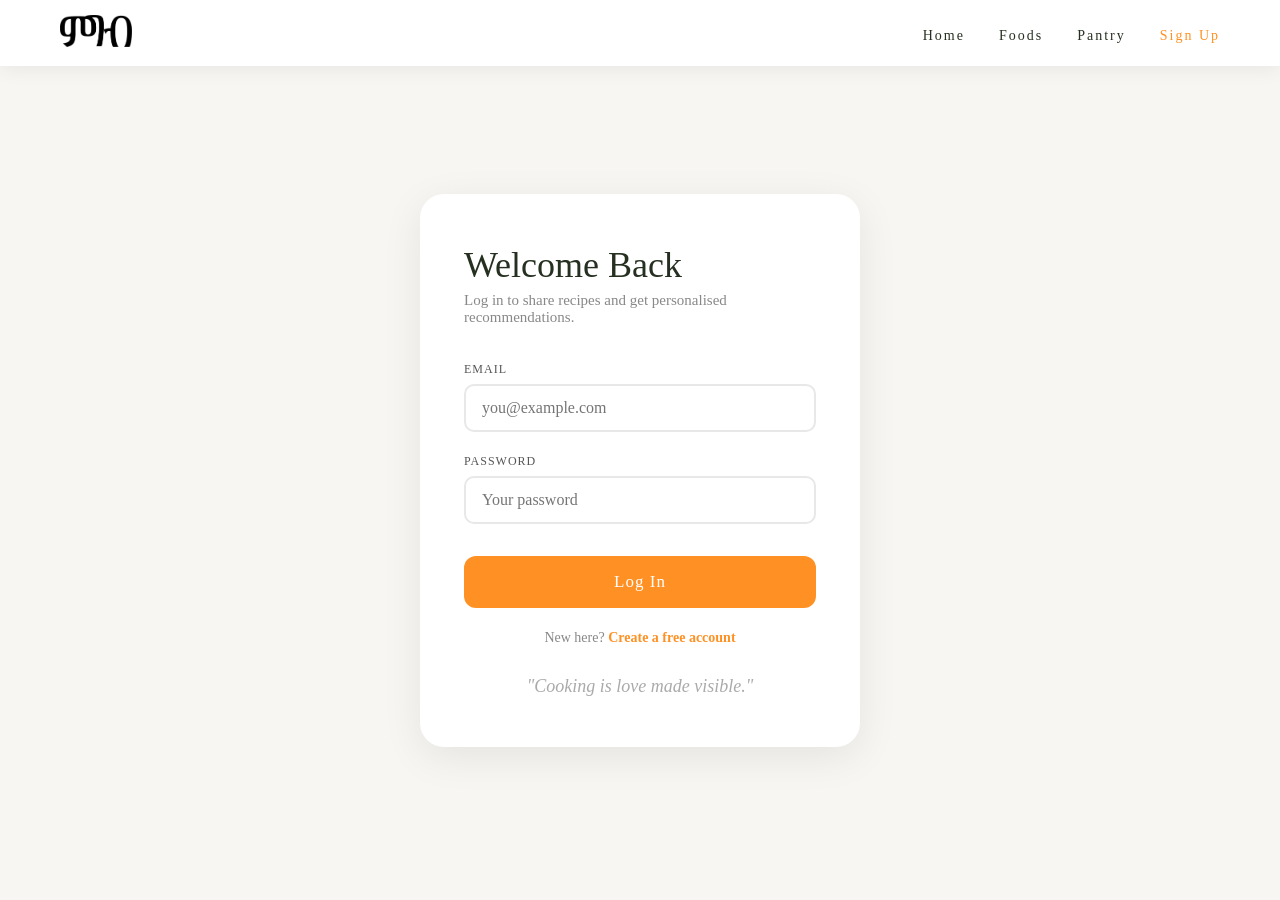
<file: frontend/add-recipe.html>
<!DOCTYPE html>
<html lang="en">
<head>
  <meta charset="UTF-8">
  <meta name="viewport" content="width=device-width, initial-scale=1.0">
  <title>Megeb — Add Recipe</title>
  <link rel="preconnect" href="https://fonts.googleapis.com">
  <link href="https://fonts.googleapis.com/css2?family=Playfair+Display:ital,wght@0,400;0,700;1,400&family=Poppins:wght@400;600&display=swap" rel="stylesheet">
  <link rel="stylesheet" href="css/style.css">
  <style>
    body { background: #f8f6f2; }
    .page-wrap { max-width: 780px; margin: 0 auto; padding: 110px 24px 80px; }

    /* Mode picker */
    .mode-picker { display: flex; gap: 16px; margin-bottom: 40px; }
    .mode-btn {
      flex: 1; padding: 22px 16px; border-radius: 16px;
      border: 2px solid #e8e8e8; background: #fff;
      cursor: pointer; text-align: center; transition: all .2s;
    }
    .mode-btn:hover { border-color: #FF9124; }
    .mode-btn.active { border-color: #FF9124; background: #fff8f0; }
    .mode-btn .icon { font-size: 32px; margin-bottom: 8px; }
    .mode-btn h3 { font-family: 'Times New Roman',serif; font-size: 18px; color: #263020; margin-bottom: 4px; }
    .mode-btn p  { font-family: Georgia,serif; font-size: 13px; color: #999; }

    /* Dish search for variation mode */
    .dish-search-wrap { position: relative; margin-bottom: 24px; }
    .dish-search-wrap input { width: 100%; padding: 13px 16px; border: 2px solid #e8e8e8; border-radius: 10px; font-size: 16px; font-family: Georgia,serif; color: #263020; outline: none; transition: border-color .25s; }
    .dish-search-wrap input:focus { border-color: #FF9124; }
    .dish-dropdown {
      position: absolute; top: 100%; left: 0; right: 0; background: #fff;
      border: 2px solid #FF9124; border-top: none; border-radius: 0 0 10px 10px;
      z-index: 50; max-height: 220px; overflow-y: auto; display: none;
    }
    .dish-dropdown.open { display: block; }
    .dish-option { padding: 12px 16px; cursor: pointer; font-family: Georgia,serif; font-size: 15px; color: #263020; border-bottom: 1px solid #f0f0f0; }
    .dish-option:hover { background: #fff8f0; }
    .dish-option small { color: #aaa; font-size: 12px; margin-left: 8px; }
    .selected-dish-chip {
      display: inline-flex; align-items: center; gap: 8px;
      background: #263020; color: #fff; border-radius: 30px;
      padding: 8px 16px; font-family: Georgia,serif; font-size: 14px; margin-bottom: 20px;
    }
    .selected-dish-chip button { background: none; border: none; color: rgba(255,255,255,.6); cursor: pointer; font-size: 16px; padding: 0; line-height: 1; }

    /* Progress steps */
    .steps-nav { display: flex; align-items: center; margin-bottom: 40px; }
    .step-dot { display: flex; flex-direction: column; align-items: center; flex: 1; position: relative; }
    .step-dot::after { content:''; position:absolute; top:18px; left:50%; width:100%; height:2px; background:#e0e0e0; z-index:0; }
    .step-dot:last-child::after { display: none; }
    .step-dot.done::after { background: #263020; }
    .dot { width:36px;height:36px;border-radius:50%;border:2px solid #e0e0e0;background:#fff;display:flex;align-items:center;justify-content:center;font-size:14px;font-weight:600;color:#aaa;position:relative;z-index:1;transition:all .3s; }
    .dot.active { border-color:#FF9124;background:#FF9124;color:#fff; }
    .dot.done   { border-color:#263020;background:#263020;color:#fff; }
    .step-label { font-size:11px;color:#aaa;margin-top:6px;letter-spacing:.5px;font-family:Georgia,serif; }
    .step-label.active { color:#FF9124; }
    .step-label.done   { color:#263020; }

    /* Cards */
    .step-card { background:#fff;border-radius:20px;box-shadow:0 4px 24px rgba(0,0,0,.07);padding:40px 44px;display:none; }
    .step-card.active { display:block; }
    .card-title { font-size:28px;color:#263020;margin-bottom:6px; }
    .card-hint  { font-family:Georgia,serif;color:#888;font-size:15px;margin-bottom:32px;line-height:1.5; }

    /* Fields */
    .field { margin-bottom:24px; }
    .field label { display:block;font-size:12px;letter-spacing:1px;color:#555;margin-bottom:8px;font-family:Georgia,serif; }
    .field label span { color:#FF9124; }
    .field input, .field textarea, .field select { width:100%;padding:13px 16px;border:2px solid #e8e8e8;border-radius:10px;font-size:16px;font-family:Georgia,serif;color:#263020;outline:none;transition:border-color .25s;background:#fff; }
    .field input:focus, .field textarea:focus { border-color:#FF9124; }
    .field textarea { resize:vertical;min-height:90px; }
    .field-row { display:grid;grid-template-columns:1fr 1fr 1fr;gap:16px; }

    /* Image upload */
    .upload-area { border:2px dashed #ddd;border-radius:12px;cursor:pointer;transition:border-color .25s;overflow:hidden;position:relative;min-height:180px;display:flex;flex-direction:column;align-items:center;justify-content:center; }
    .upload-area:hover { border-color:#FF9124; }
    .upload-area.has-image { border-style:solid;border-color:#FF9124; }
    .upload-area input[type=file] { display:none; }
    .upload-placeholder { text-align:center;padding:30px 20px;pointer-events:none; }
    .upload-placeholder .icon { font-size:40px;margin-bottom:10px; }
    .upload-placeholder p { font-family:Georgia,serif;color:#aaa;font-size:15px; }
    .upload-placeholder small { color:#ccc;font-size:12px; }
    #img-preview { width:100%;max-height:260px;object-fit:cover;display:none;border-radius:10px; }
    .change-img-btn { position:absolute;bottom:12px;right:12px;background:rgba(0,0,0,.55);color:#fff;border:none;border-radius:20px;padding:6px 14px;font-size:12px;cursor:pointer;display:none; }

    /* Spice chips */
    .spice-chips { display:flex;gap:10px;margin-bottom:4px; }
    .spice-chip { border:2px solid #e8e8e8;border-radius:30px;padding:8px 16px;cursor:pointer;font-family:Georgia,serif;font-size:14px;color:#555;transition:all .2s;background:#fff; }
    .spice-chip:hover  { border-color:#FF9124;color:#FF9124; }
    .spice-chip.picked { border-color:#FF9124;background:#FF9124;color:#fff; }

    /* Dynamic lists */
    .dyn-list { list-style:none;margin-bottom:12px; }
    .dyn-list li { display:flex;align-items:center;gap:10px;margin-bottom:10px; }
    .dyn-list li .num { width:28px;height:28px;border-radius:50%;background:#FF9124;color:#fff;font-size:13px;font-weight:600;display:flex;align-items:center;justify-content:center;flex-shrink:0; }
    .dyn-list li .num.ing { background:#263020; }
    .dyn-list li input { flex:1;padding:11px 14px;border:2px solid #e8e8e8;border-radius:8px;font-size:15px;font-family:Georgia,serif;color:#263020;outline:none;transition:border-color .25s; }
    .dyn-list li input:focus { border-color:#FF9124; }
    .del-btn { background:none;border:2px solid #eee;border-radius:8px;width:34px;height:34px;cursor:pointer;font-size:16px;color:#ccc;flex-shrink:0;transition:all .2s; }
    .del-btn:hover { border-color:#FF9124;color:#FF9124; }
    .add-row-btn { background:none;border:2px dashed #FF9124;color:#FF9124;padding:9px 20px;border-radius:8px;cursor:pointer;font-size:14px;font-family:Georgia,serif;transition:all .25s; }
    .add-row-btn:hover { background:#FF9124;color:#fff; }

    /* Nav buttons */
    .card-nav { display:flex;justify-content:space-between;align-items:center;margin-top:36px; }
    .btn-back { background:none;border:2px solid #e0e0e0;color:#888;padding:13px 28px;border-radius:10px;cursor:pointer;font-size:15px;font-family:Georgia,serif;transition:all .25s; }
    .btn-back:hover { border-color:#263020;color:#263020; }
    .btn-next { background:#FF9124;border:none;color:#fff;padding:13px 36px;border-radius:10px;cursor:pointer;font-size:16px;font-family:'Times New Roman',serif;transition:background .25s; }
    .btn-next:hover    { background:#263020; }
    .btn-next:disabled { background:#ddd;cursor:not-allowed; }

    /* Review */
    .review-img { width:100%;height:200px;object-fit:cover;border-radius:12px;margin-bottom:20px;display:none; }
    .review-section { margin-bottom:20px; }
    .review-section h4 { font-size:13px;letter-spacing:1px;color:#aaa;margin-bottom:8px;font-family:Georgia,serif; }
    .review-section p, .review-section li { font-family:Georgia,serif;font-size:16px;color:#263020;line-height:1.7; }
    .review-section ul, .review-section ol { padding-left:20px; }

    .err { background:#fff0f0;color:#c0392b;border-radius:8px;padding:12px 16px;font-size:14px;margin-bottom:20px;font-family:Georgia,serif;display:none; }
    .err.show { display:block; }

    /* Pending success overlay */
    .success-overlay { display:none;position:fixed;inset:0;background:rgba(255,255,255,.97);z-index:9999;flex-direction:column;align-items:center;justify-content:center;text-align:center;padding:40px; }
    .success-overlay.show { display:flex; }
    .success-icon { font-size:70px;margin-bottom:20px; }
    .success-overlay h2 { font-size:36px;color:#263020;margin-bottom:10px; }
    .success-overlay p  { font-family:Georgia,serif;color:#888;font-size:17px;margin-bottom:8px; }
    .success-overlay .pending-note { background:#fff8e6;border-left:4px solid #FF9124;border-radius:8px;padding:14px 20px;font-family:Georgia,serif;font-size:15px;color:#856404;margin:16px 0 28px;text-align:left; }
    .success-overlay a { display:inline-block;padding:14px 36px;background:#FF9124;color:#fff;border-radius:12px;text-decoration:none;font-size:16px;font-family:'Times New Roman',serif;margin:6px; }
    .success-overlay a.sec { background:#263020; }
  </style>
</head>
<body>


  <header style="position:fixed;background:rgba(255,255,255,.97);padding:15px 60px;box-shadow:0 2px 20px rgba(0,0,0,.06);z-index:100;">
    <a href="index.html"><img src="images/logo-dark.png" alt="Megeb" style="height:32px;"></a>
    <nav>
      <a href="foods.html" style="color:#263020;">← Back to Foods</a>
      <a href="#" id="nav-logout" onclick="logout()" style="color:#FF9124;display:none;">Logout</a>
    </nav>
  </header>

  <!-- Pending success overlay -->
  <div class="success-overlay" id="success-overlay">
    <div class="success-icon">⏳</div>
    <h2 id="success-title">Submitted!</h2>
    <p id="success-msg">Your submission is now pending review by our team.</p>
    <div class="pending-note">
      ✅ We received your submission. Once approved it will appear in the feed — usually within 24 hours.
    </div>
    <a href="foods.html">Browse Foods</a>
    <a href="add-recipe.html" class="sec">Add Another</a>
  </div>

  <div class="page-wrap">

    <!-- Mode picker -->
    <div class="mode-picker" id="mode-picker">
      <div class="mode-btn active" id="mode-dish" onclick="setMode('dish')">
        <div class="icon">🍲</div>
        <h3>Suggest a new dish</h3>
        <p>Add a dish that doesn't exist on Megeb yet</p>
      </div>
      <div class="mode-btn" id="mode-var" onclick="setMode('variation')">
        <div class="icon">🧑‍🍳</div>
        <h3>Add your variation</h3>
        <p>Share your take on an existing Megeb dish</p>
      </div>
    </div>

    <!-- Variation: dish search -->
    <div id="var-dish-picker" style="display:none;">
      <div class="field">
        <label>SEARCH FOR THE DISH <span>*</span></label>
        <div class="dish-search-wrap">
          <input type="text" id="dish-search-input" placeholder="Type a dish name, e.g. Firfir…" autocomplete="off" oninput="dishSearchInput()">
          <div class="dish-dropdown" id="dish-dropdown"></div>
        </div>
        <div id="selected-dish-display" style="display:none;">
          <div class="selected-dish-chip">
            <span id="selected-dish-name"></span>
            <button onclick="clearDishSelection()" title="Clear">×</button>
          </div>
        </div>
      </div>
    </div>

    <!-- Progress indicator -->
    <div class="steps-nav" id="steps-nav">
      <div class="step-dot active" id="dot-1">
        <div class="dot active">1</div>
        <span class="step-label active" id="label-1">Basics</span>
      </div>
      <div class="step-dot" id="dot-2">
        <div class="dot">2</div>
        <span class="step-label" id="label-2">Ingredients</span>
      </div>
      <div class="step-dot" id="dot-3">
        <div class="dot">3</div>
        <span class="step-label" id="label-3">Steps</span>
      </div>
      <div class="step-dot" id="dot-4">
        <div class="dot">4</div>
        <span class="step-label" id="label-4">Review</span>
      </div>
    </div>

    <!-- STEP 1: Basics -->
    <div class="step-card active" id="card-1">
      <h2 class="card-title" id="card1-title">What's the dish? 🍲</h2>
      <p class="card-hint" id="card1-hint">Give it a name, a short description, and tell us what category it belongs to.</p>
      <div class="err" id="err-1"></div>

      <!-- Dish-mode fields -->
      <div id="dish-fields">
        <div class="field">
          <label>DISH NAME <span>*</span></label>
          <input type="text" id="f-name" placeholder="e.g. Doro Wat, Shiro…" maxlength="100">
        </div>
        <div class="field">
          <label>AMHARIC NAME</label>
          <input type="text" id="f-amharic" placeholder="e.g. ዶሮ ወጥ" maxlength="100">
        </div>
        <div class="field">
          <label>CATEGORY <span>*</span></label>
          <select id="f-category">
            <option value="">— select —</option>
            <option value="breakfast">Breakfast</option>
            <option value="main">Main</option>
            <option value="snack">Snack</option>
            <option value="salad">Salad</option>
            <option value="condiment">Condiment / Sauce</option>
          </select>
        </div>
        <div class="field">
          <label>REGION (optional)</label>
          <input type="text" id="f-region" placeholder="e.g. Gondar, Harar…" maxlength="50">
        </div>
        <div class="field">
          <label>SHORT DESCRIPTION <span>*</span></label>
          <textarea id="f-desc" placeholder="Describe this dish in 1–2 sentences…" maxlength="500"></textarea>
        </div>
      </div>

      <!-- Variation-mode fields -->
      <div id="var-fields" style="display:none;">
        <div class="field">
          <label>VERSION NAME <span>*</span></label>
          <input type="text" id="f-varname" placeholder="e.g. Classic, Gondar-style, My Grandma's Way…" maxlength="100">
        </div>
        <div class="field">
          <label>SPICE LEVEL</label>
          <div class="spice-chips">
            <div class="spice-chip picked" onclick="pickSpice(this)" data-val="mild">🟢 Mild</div>
            <div class="spice-chip" onclick="pickSpice(this)" data-val="medium">🟡 Medium</div>
            <div class="spice-chip" onclick="pickSpice(this)" data-val="spicy">🔴 Spicy</div>
          </div>
        </div>
        <div class="field">
          <label>DIETARY TAGS</label>
          <div style="display:flex;flex-wrap:wrap;gap:10px;margin-top:4px;">
            <label style="display:flex;align-items:center;gap:6px;font-size:14px;cursor:pointer;font-family:Georgia,serif;color:#555;">
              <input type="checkbox" value="fasting_friendly" class="diet-cb"> ☪ Fasting-friendly
            </label>
            <label style="display:flex;align-items:center;gap:6px;font-size:14px;cursor:pointer;font-family:Georgia,serif;color:#555;">
              <input type="checkbox" value="vegan" class="diet-cb"> 🌱 Vegan
            </label>
            <label style="display:flex;align-items:center;gap:6px;font-size:14px;cursor:pointer;font-family:Georgia,serif;color:#555;">
              <input type="checkbox" value="gluten_free" class="diet-cb"> 🌾 Gluten-free
            </label>
            <label style="display:flex;align-items:center;gap:6px;font-size:14px;cursor:pointer;font-family:Georgia,serif;color:#555;">
              <input type="checkbox" value="dairy_free" class="diet-cb"> 🥛 Dairy-free
            </label>
            <label style="display:flex;align-items:center;gap:6px;font-size:14px;cursor:pointer;font-family:Georgia,serif;color:#555;">
              <input type="checkbox" value="nut_free" class="diet-cb"> 🥜 Nut-free
            </label>
          </div>
        </div>
        <div class="field">
          <label>STORY <small style="color:#aaa;font-weight:normal;">(optional)</small></label>
          <textarea id="f-story" placeholder="Where did you learn this version? Who taught you? Share the memory behind this dish…" maxlength="1000" style="min-height:110px;"></textarea>
          <div style="text-align:right;font-size:11px;color:#ccc;margin-top:4px;font-family:Georgia,serif;" id="story-counter">0 / 1000</div>
        </div>
        <div class="field">
          <label>WHAT MAKES THIS VERSION DIFFERENT</label>
          <textarea id="f-notes" placeholder="Your regional twist, family secret, a specific technique…" maxlength="500"></textarea>
        </div>
      </div>

      <!-- Shared: image -->
      <div class="field">
        <label>PHOTO</label>
        <div class="upload-area" id="upload-area" onclick="document.getElementById('img-input').click()">
          <input type="file" id="img-input" accept="image/jpeg,image/png,image/webp" onchange="handleImagePick(event)">
          <div class="upload-placeholder" id="upload-placeholder">
            <div class="icon">📷</div>
            <p>Tap to add a photo</p>
            <small>JPG, PNG, WEBP — max 5MB</small>
          </div>
          <img id="img-preview" alt="Preview">
          <button type="button" class="change-img-btn" id="change-img-btn" onclick="event.stopPropagation()">Change photo</button>
        </div>
      </div>

      <!-- Shared: times -->
      <div class="field-row">
        <div class="field" style="margin-bottom:0">
          <label>PREP (min)</label>
          <input type="number" id="f-prep" placeholder="20" min="0">
        </div>
        <div class="field" style="margin-bottom:0">
          <label>COOK (min)</label>
          <input type="number" id="f-cook" placeholder="40" min="0">
        </div>
        <div class="field" style="margin-bottom:0">
          <label>SERVINGS</label>
          <input type="number" id="f-serves" placeholder="4" min="1">
        </div>
      </div>

      <div class="card-nav">
        <span></span>
        <button class="btn-next" onclick="goStep(2)">Next: Ingredients →</button>
      </div>
    </div>

    <!-- STEP 2: Ingredients -->
    <div class="step-card" id="card-2">
      <h2 class="card-title">What goes in it? 🧅</h2>
      <p class="card-hint">List every ingredient with its quantity.</p>
      <div class="err" id="err-2"></div>
      <ul class="dyn-list" id="ing-list">
        <li>
          <span class="num ing">1</span>
          <input type="text" placeholder="e.g. 2 large onions, finely chopped">
          <button type="button" class="del-btn" onclick="delRow(this)">×</button>
        </li>
      </ul>
      <button type="button" class="add-row-btn" onclick="addIng()">+ Add Ingredient</button>
      <div class="card-nav">
        <button class="btn-back" onclick="goStep(1)">← Back</button>
        <button class="btn-next" onclick="goStep(3)">Next: Steps →</button>
      </div>
    </div>


    <!-- STEP 3: Steps -->
    <div class="step-card" id="card-3">
      <h2 class="card-title">How do you make it? 👨‍🍳</h2>
      <p class="card-hint">Walk readers through the process, one step at a time.</p>
      <div class="err" id="err-3"></div>
      <ul class="dyn-list" id="steps-list">
        <li>
          <span class="num">1</span>
          <input type="text" placeholder="e.g. Heat oil in a large pan over medium heat…">
          <button type="button" class="del-btn" onclick="delRow(this)">×</button>
        </li>
      </ul>
      <button type="button" class="add-row-btn" onclick="addStep()">+ Add Step</button>
      <div class="card-nav">
        <button class="btn-back" onclick="goStep(2)">← Back</button>
        <button class="btn-next" onclick="goStep(4)">Review →</button>
      </div>
    </div>

    <!-- STEP 4: Review -->
    <div class="step-card" id="card-4">
      <h2 class="card-title">Looking good! 🎉</h2>
      <p class="card-hint">Review before submitting. Your submission goes to moderation first.</p>
      <div class="err" id="err-4"></div>
      <img id="review-img" class="review-img" alt="">
      <div class="review-section">
        <h4 id="rv-mode-label">DISH</h4>
        <p><strong id="rv-name"></strong></p>
        <p style="color:#888;margin-top:6px;" id="rv-desc"></p>
      </div>
      <div class="review-section" id="rv-meta-wrap">
        <h4>DETAILS</h4>
        <p id="rv-meta" style="color:#888;"></p>
      </div>
      <div class="review-section">
        <h4>INGREDIENTS</h4>
        <ul id="rv-ings"></ul>
      </div>
      <div class="review-section">
        <h4>STEPS</h4>
        <ol id="rv-steps"></ol>
      </div>
      <div class="card-nav">
        <button class="btn-back" onclick="goStep(3)">← Edit</button>
        <button class="btn-next" id="publish-btn" onclick="publish()">🚀 Submit for Review</button>
      </div>
    </div>

  </div><!-- /page-wrap -->

  <script src="js/config.js"></script>
  <script src="js/api.js"></script>
  <script>
    if (!isLoggedIn()) window.location.href = 'login.html?next=add-recipe.html';
    updateNav();

    let mode = 'dish';         // 'dish' | 'variation'
    let selectedDish = null;   // { id, slug, name }
    let selectedSpice = 'mild';
    let pickedFile = null;
    let uploadedImageUrl = '';
    let currentStep = 1;

    // Read URL params for pre-selected variation mode
    const params = new URLSearchParams(window.location.search);
    if (params.get('mode') === 'variation') {
      setMode('variation');
      if (params.get('slug') && params.get('name')) {
        selectedDish = { slug: params.get('slug'), name: decodeURIComponent(params.get('name')), id: '' };
        showSelectedDish();
      }
    }

    function setMode(m) {
      mode = m;
      document.getElementById('mode-dish').classList.toggle('active', m === 'dish');
      document.getElementById('mode-var').classList.toggle('active', m === 'variation');
      document.getElementById('dish-fields').style.display  = m === 'dish' ? '' : 'none';
      document.getElementById('var-fields').style.display   = m === 'variation' ? '' : 'none';
      document.getElementById('var-dish-picker').style.display = m === 'variation' ? '' : 'none';
      document.getElementById('card1-title').textContent = m === 'dish' ? "What's the dish? 🍲" : "Your version 🧑‍🍳";
      document.getElementById('card1-hint').textContent  = m === 'dish'
        ? 'Give it a name, a short description, and tell us the category.'
        : 'Name your version and tell us what makes it special.';
      document.getElementById('label-1').textContent = m === 'dish' ? 'Basics' : 'Version';
    }

    // ── Dish search for variation mode ────────────────────────────────────────
    let searchTimer;
    async function dishSearchInput() {
      clearTimeout(searchTimer);
      const q = document.getElementById('dish-search-input').value.trim();
      const dd = document.getElementById('dish-dropdown');
      if (q.length < 2) { closeDishDropdown(); return; }
      searchTimer = setTimeout(async () => {
        try {
          const data = await fetchDishes({ search: q, limit: 8 });
          const dishes = data.dishes || [];
          if (!dishes.length) {
            dd.innerHTML = '<div class="dish-option" style="color:#aaa;cursor:default;">No dishes found — try a different name</div>';
            dd.classList.add('open');
          } else {
            renderDishDropdown(dishes);
          }
        } catch (e) {
          closeDishDropdown();
        }
      }, 300);
    }

    function renderDishDropdown(items) {
      const dd = document.getElementById('dish-dropdown');
      if (!items.length) { closeDishDropdown(); return; }
      dd.innerHTML = items.map(d =>
        `<div class="dish-option"
              data-id="${encodeURIComponent(d.id || '')}"
              data-slug="${encodeURIComponent(d.slug || '')}"
              data-name="${encodeURIComponent(d.name || '')}">
          ${d.name}<small>${d.category || ''}</small>
        </div>`
      ).join('');
      // Use event delegation — attach click on the container
      dd.querySelectorAll('.dish-option').forEach(el => {
        el.addEventListener('click', () => {
          selectDish({
            id: decodeURIComponent(el.dataset.id),
            slug: decodeURIComponent(el.dataset.slug),
            name: decodeURIComponent(el.dataset.name),
          });
        });
      });
      dd.classList.add('open');
    }

    function selectDish(dish) {
      selectedDish = dish;
      closeDishDropdown();
      document.getElementById('dish-search-input').value = '';
      showSelectedDish();
    }

    function showSelectedDish() {
      document.getElementById('selected-dish-name').textContent = selectedDish.name;
      document.getElementById('selected-dish-display').style.display = '';
    }

    function clearDishSelection() {
      selectedDish = null;
      document.getElementById('selected-dish-display').style.display = 'none';
    }

    function closeDishDropdown() {
      document.getElementById('dish-dropdown').classList.remove('open');
    }

    document.addEventListener('click', e => {
      if (!e.target.closest('.dish-search-wrap')) closeDishDropdown();
    });

    // ── Spice chips ───────────────────────────────────────────────────────────
    function pickSpice(el) {
      document.querySelectorAll('.spice-chip').forEach(c => c.classList.remove('picked'));
      el.classList.add('picked');
      selectedSpice = el.dataset.val;
    }

    // Story counter
    document.getElementById('f-story').addEventListener('input', function() {
      document.getElementById('story-counter').textContent = `${this.value.length} / 1000`;
    });

    // ── Image ─────────────────────────────────────────────────────────────────
    function handleImagePick(e) {
      const file = e.target.files[0];
      if (!file) return;
      pickedFile = file;
      const reader = new FileReader();
      reader.onload = ev => {
        const preview = document.getElementById('img-preview');
        preview.src = ev.target.result;
        preview.style.display = 'block';
        document.getElementById('upload-placeholder').style.display = 'none';
        document.getElementById('change-img-btn').style.display = 'block';
        document.getElementById('upload-area').classList.add('has-image');
      };
      reader.readAsDataURL(file);
    }

    // ── Dynamic lists ─────────────────────────────────────────────────────────
    function addIng() {
      const list = document.getElementById('ing-list');
      const n = list.children.length + 1;
      const li = document.createElement('li');
      li.innerHTML = `<span class="num ing">${n}</span><input type="text" placeholder="e.g. 1 tbsp olive oil"><button type="button" class="del-btn" onclick="delRow(this)">×</button>`;
      list.appendChild(li);
      li.querySelector('input').focus();
    }

    function addStep() {
      const list = document.getElementById('steps-list');
      const n = list.children.length + 1;
      const li = document.createElement('li');
      li.innerHTML = `<span class="num">${n}</span><input type="text" placeholder="Step ${n}…"><button type="button" class="del-btn" onclick="delRow(this)">×</button>`;
      list.appendChild(li);
      li.querySelector('input').focus();
    }

    function delRow(btn) {
      const li = btn.closest('li');
      const list = li.parentElement;
      if (list.children.length > 1) { li.remove(); reNumber(list); }
    }

    function reNumber(list) {
      [...list.children].forEach((li, i) => { const n = li.querySelector('.num'); if (n) n.textContent = i + 1; });
    }

    // ── Step navigation ───────────────────────────────────────────────────────
    function goStep(n) {
      document.getElementById(`err-${currentStep}`)?.classList.remove('show');
      if (n > currentStep) {
        const msg = validate(currentStep);
        if (msg) { showErr(currentStep, msg); return; }
      }
      for (let i = 1; i <= 4; i++) {
        const inner = document.querySelector(`#dot-${i} .dot`);
        const label = document.getElementById(`label-${i}`);
        inner.className = 'dot' + (i < n ? ' done' : i === n ? ' active' : '');
        inner.textContent = i < n ? '✓' : i;
        label.className = 'step-label' + (i < n ? ' done' : i === n ? ' active' : '');
        document.getElementById(`dot-${i}`).classList.toggle('done', i < n);
      }
      document.getElementById(`card-${currentStep}`).classList.remove('active');
      currentStep = n;
      document.getElementById(`card-${currentStep}`).classList.add('active');
      if (n === 4) buildReview();
      window.scrollTo({ top: 0, behavior: 'smooth' });
    }

    function validate(step) {
      if (step === 1) {
        if (mode === 'dish') {
          if (!document.getElementById('f-name').value.trim()) return 'Please enter a dish name.';
          if (!document.getElementById('f-category').value)    return 'Please select a category.';
          if (!document.getElementById('f-desc').value.trim()) return 'Please add a short description.';
        } else {
          if (!selectedDish) return 'Please search for and select a dish first.';
          if (!document.getElementById('f-varname').value.trim()) return 'Please name your version.';
        }
      }
      if (step === 2) {
        if (![...document.querySelectorAll('#ing-list input')].some(i => i.value.trim()))
          return 'Add at least one ingredient.';
      }
      if (step === 3) {
        if (![...document.querySelectorAll('#steps-list input')].some(i => i.value.trim()))
          return 'Add at least one step.';
      }
      return null;
    }

    function showErr(step, msg) {
      const el = document.getElementById(`err-${step}`);
      el.textContent = msg; el.classList.add('show');
    }

    // ── Review ────────────────────────────────────────────────────────────────
    function buildReview() {
      const img = document.getElementById('review-img');
      if (pickedFile) { img.src = URL.createObjectURL(pickedFile); img.style.display = 'block'; }

      if (mode === 'dish') {
        document.getElementById('rv-mode-label').textContent = 'DISH';
        document.getElementById('rv-name').textContent = document.getElementById('f-name').value;
        document.getElementById('rv-desc').textContent = document.getElementById('f-desc').value;
      } else {
        document.getElementById('rv-mode-label').textContent = `VARIATION OF "${selectedDish?.name}"`;
        document.getElementById('rv-name').textContent = document.getElementById('f-varname').value;
        document.getElementById('rv-desc').textContent = document.getElementById('f-notes').value || '—';
      }

      const meta = [
        document.getElementById('f-prep').value   && `⏱ Prep: ${document.getElementById('f-prep').value} min`,
        document.getElementById('f-cook').value   && `🍳 Cook: ${document.getElementById('f-cook').value} min`,
        document.getElementById('f-serves').value && `🍽 Serves: ${document.getElementById('f-serves').value}`,
        mode === 'variation' && `🌶 ${selectedSpice}`,
      ].filter(Boolean).join('  ·  ');
      document.getElementById('rv-meta').textContent = meta || '—';

      document.getElementById('rv-ings').innerHTML =
        [...document.querySelectorAll('#ing-list input')]
          .map(i => i.value.trim()).filter(Boolean).map(t => `<li>${t}</li>`).join('');
      document.getElementById('rv-steps').innerHTML =
        [...document.querySelectorAll('#steps-list input')]
          .map(i => i.value.trim()).filter(Boolean).map(t => `<li style="margin-bottom:8px">${t}</li>`).join('');
    }

    // ── Publish ───────────────────────────────────────────────────────────────
    async function publish() {
      const btn = document.getElementById('publish-btn');
      btn.disabled = true; btn.textContent = 'Submitting…';

      const ingredients = [...document.querySelectorAll('#ing-list input')].map(i => i.value.trim()).filter(Boolean);
      const steps = [...document.querySelectorAll('#steps-list input')]
        .map((i, idx) => ({ title: `Step ${idx + 1}`, text: i.value.trim() })).filter(s => s.text);

      try {
        // Upload image first if one was picked
        if (pickedFile) {
          const res = await uploadImage(pickedFile);
          uploadedImageUrl = res.url;
        }

        if (mode === 'dish') {
          await submitDish({
            name: document.getElementById('f-name').value.trim(),
            name_amharic: document.getElementById('f-amharic').value.trim(),
            category: document.getElementById('f-category').value,
            region: document.getElementById('f-region').value.trim(),
            description: document.getElementById('f-desc').value.trim(),
            reference_image_url: uploadedImageUrl,
          });
          document.getElementById('success-title').textContent = 'Dish Submitted!';
          document.getElementById('success-msg').textContent = 'Your dish suggestion is pending review.';
        } else {
          const dietary_tags = [...document.querySelectorAll('.diet-cb:checked')].map(cb => cb.value);
          await submitVariation(selectedDish.slug, {
            variation_name: document.getElementById('f-varname').value.trim(),
            ingredients,
            steps,
            image_url: uploadedImageUrl,
            prep_time_minutes: parseInt(document.getElementById('f-prep').value) || 0,
            cook_time_minutes: parseInt(document.getElementById('f-cook').value) || 0,
            servings: parseInt(document.getElementById('f-serves').value) || 2,
            spice_level: selectedSpice,
            notes: document.getElementById('f-notes').value.trim(),
            dietary_tags,
            story: document.getElementById('f-story').value.trim(),
          });
          document.getElementById('success-title').textContent = 'Variation Submitted!';
          document.getElementById('success-msg').textContent = `Your version of "${selectedDish.name}" is pending review.`;
        }

        document.getElementById('success-overlay').classList.add('show');
      } catch (err) {
        showErr(4, err.message);
        btn.disabled = false; btn.textContent = '🚀 Submit for Review';
      }
    }
  </script>
</body>
</html>
</file>
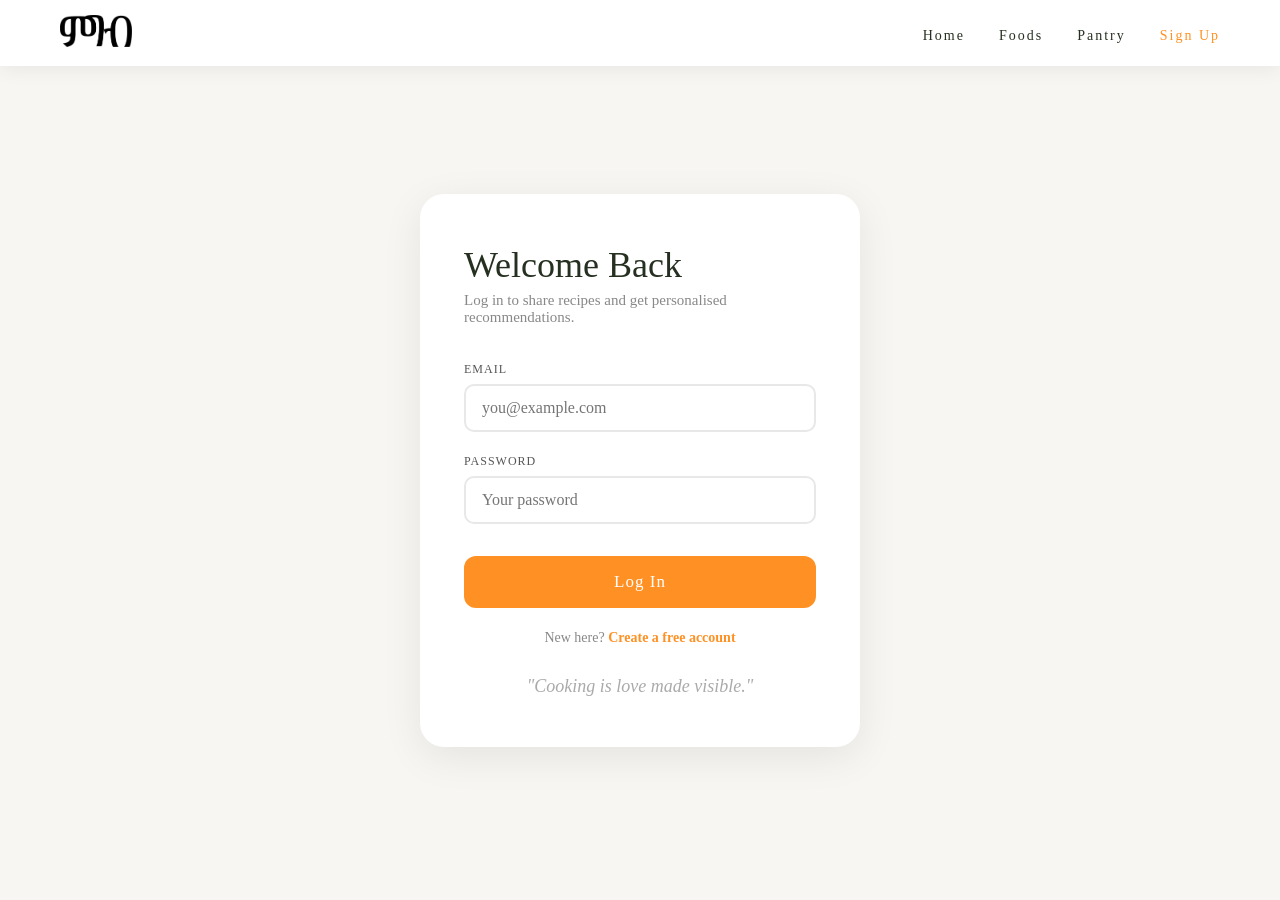
<file: frontend/admin.html>
<!DOCTYPE html>
<html lang="en">
<head>
  <meta charset="UTF-8">
  <meta name="viewport" content="width=device-width, initial-scale=1.0">
  <title>Megeb — Admin</title>
  <link rel="preconnect" href="https://fonts.googleapis.com">
  <link href="https://fonts.googleapis.com/css2?family=Playfair+Display:wght@400;700&family=Poppins:wght@400;600&display=swap" rel="stylesheet">
  <link rel="stylesheet" href="css/style.css">
  <style>
    body { background:#f8f6f2; }
    .page-wrap { max-width:900px; margin:0 auto; padding:110px 24px 80px; }

    h1 { font-family:'Times New Roman',serif; font-size:36px; color:#263020; margin-bottom:6px; }
    .subtitle { font-family:Georgia,serif; font-size:15px; color:#999; margin-bottom:40px; }

    .section-head {
      display:flex; justify-content:space-between; align-items:center;
      margin:40px 0 16px;
    }
    .section-head h2 { font-family:'Times New Roman',serif; font-size:22px; color:#263020; }
    .count-badge { background:#FF9124; color:#fff; border-radius:20px; padding:3px 12px; font-size:13px; font-family:Georgia,serif; }

    .queue-empty { font-family:Georgia,serif; color:#bbb; padding:30px 0; text-align:center; }

    /* Item card */
    .queue-item {
      background:#fff; border-radius:14px; padding:20px 24px;
      box-shadow:0 2px 12px rgba(0,0,0,.07); margin-bottom:14px;
      display:flex; gap:20px; align-items:flex-start;
    }
    .queue-item img {
      width:80px; height:80px; object-fit:cover; border-radius:10px; flex-shrink:0;
    }
    .queue-item-body { flex:1; min-width:0; }
    .queue-item-body h3 { font-family:'Times New Roman',serif; font-size:18px; color:#263020; margin-bottom:4px; }
    .queue-item-body .meta { font-family:Georgia,serif; font-size:13px; color:#aaa; margin-bottom:8px; }
    .queue-item-body .desc { font-family:Georgia,serif; font-size:14px; color:#666; line-height:1.5;
      white-space:nowrap; overflow:hidden; text-overflow:ellipsis; max-width:500px; }
    .queue-actions { display:flex; gap:10px; margin-top:12px; flex-wrap:wrap; }

    .btn-approve {
      padding:8px 22px; border-radius:8px; border:none;
      background:#263020; color:#fff; cursor:pointer;
      font-family:Georgia,serif; font-size:14px; transition:background .2s;
    }
    .btn-approve:hover { background:#1a2015; }

    .btn-reject {
      padding:8px 22px; border-radius:8px;
      border:2px solid #e0e0e0; background:#fff; color:#c0392b;
      cursor:pointer; font-family:Georgia,serif; font-size:14px; transition:all .2s;
    }
    .btn-reject:hover { border-color:#c0392b; background:#fff0f0; }

    .btn-approve:disabled, .btn-reject:disabled { opacity:.4; cursor:not-allowed; }

    .done-chip {
      display:inline-block; padding:4px 14px; border-radius:20px;
      font-family:Georgia,serif; font-size:13px;
    }
    .done-chip.approved { background:#e8f5e9; color:#2e7d32; }
    .done-chip.rejected { background:#fff0f0; color:#c0392b; }

    /* Tabs */
    .tabs { display:flex; gap:4px; margin-bottom:8px; border-bottom:2px solid #eee; }
    .tab {
      padding:10px 22px; cursor:pointer; font-family:Georgia,serif; font-size:15px;
      color:#999; border-bottom:3px solid transparent; margin-bottom:-2px; transition:all .2s;
    }
    .tab.active { color:#263020; border-bottom-color:#FF9124; font-weight:600; }

    .tab-panel { display:none; }
    .tab-panel.active { display:block; }

    /* Access denied */
    .denied { text-align:center; padding:120px 20px; font-family:Georgia,serif; }
    .denied h2 { font-size:32px; color:#263020; margin-bottom:12px; }
    .denied p { color:#999; margin-bottom:24px; }
    .denied a { color:#FF9124; }
  </style>
</head>
<body>

  <header style="position:fixed;background:rgba(255,255,255,.97);padding:15px 60px;box-shadow:0 2px 20px rgba(0,0,0,.06);z-index:100;">
    <a href="index.html"><img src="images/logo-dark.png" alt="Megeb" style="height:32px;"></a>
    <nav>
      <a href="foods.html" style="color:#263020;">← Foods</a>
      <a href="#" id="nav-logout" onclick="logout()" style="color:#FF9124;display:none;">Logout</a>
    </nav>
  </header>

  <!-- Access denied state -->
  <div class="denied" id="denied" style="display:none;">
    <h2>Admin only</h2>
    <p>You need an admin account to view this page.</p>
    <a href="index.html">← Go home</a>
  </div>

  <div class="page-wrap" id="admin-wrap" style="display:none;">
    <h1>Moderation Queue</h1>
    <p class="subtitle" id="queue-summary">Loading…</p>

    <div class="tabs">
      <div class="tab active" onclick="switchTab('dishes')">🍲 Dishes <span id="dish-count-tab"></span></div>
      <div class="tab" onclick="switchTab('variations')">🧑‍🍳 Variations <span id="var-count-tab"></span></div>
    </div>

    <div class="tab-panel active" id="panel-dishes"></div>
    <div class="tab-panel" id="panel-variations"></div>
  </div>

  <script src="js/config.js"></script>
  <script src="js/api.js"></script>
  <script src="js/dish-image.js"></script>
  <script>
    const user = getUser();

    if (!user) {
      window.location.href = 'login.html?next=admin.html';
    } else if (user.role !== 'admin') {
      document.getElementById('denied').style.display = 'block';
      updateNav();
    } else {
      document.getElementById('admin-wrap').style.display = 'block';
      updateNav();
      loadQueue();
    }

    function switchTab(name) {
      document.querySelectorAll('.tab').forEach((t, i) => t.classList.toggle('active', ['dishes','variations'][i] === name));
      document.getElementById('panel-dishes').classList.toggle('active', name === 'dishes');
      document.getElementById('panel-variations').classList.toggle('active', name === 'variations');
    }

    async function loadQueue() {
      try {
        const data = await moderationQueue();
        const dishes = data.dishes || [];
        const vars   = data.variations || [];

        const total = dishes.length + vars.length;
        document.getElementById('queue-summary').textContent =
          total ? `${total} item${total>1?'s':''} waiting for review` : 'All clear — nothing pending.';

        document.getElementById('dish-count-tab').innerHTML = dishes.length ? `<span class="count-badge">${dishes.length}</span>` : '';
        document.getElementById('var-count-tab').innerHTML  = vars.length   ? `<span class="count-badge">${vars.length}</span>`   : '';

        document.getElementById('panel-dishes').innerHTML    = dishes.length ? dishes.map(dishCard).join('') : '<p class="queue-empty">No pending dishes.</p>';
        document.getElementById('panel-variations').innerHTML = vars.length  ? vars.map(varCard).join('')    : '<p class="queue-empty">No pending variations.</p>';
      } catch(e) {
        document.getElementById('queue-summary').textContent = 'Failed to load queue.';
      }
    }

    function dishCard(d) {
      const img = getDishImageSrc(d);
      return `
        <div class="queue-item" id="dish-${d.id}">
          <img src="${img}" onerror="dishImageFallbackByName(this, '${(d.name||'').replace(/'/g, "\\'")}', '${d.category||''}')" alt="${d.name}">
          <div class="queue-item-body">
            <h3>${d.name}${d.name_amharic ? ` <small style="color:#aaa;font-size:14px;">${d.name_amharic}</small>` : ''}</h3>
            <div class="meta">${d.category || '—'} ${d.region ? '· ' + d.region : ''} · submitted by user</div>
            <div class="desc">${d.description || ''}</div>
            <div class="queue-actions">
              <button class="btn-approve" onclick="act('dish','${d.id}','approve')">✓ Approve</button>
              <button class="btn-reject"  onclick="act('dish','${d.id}','reject')">✕ Reject</button>
            </div>
          </div>
        </div>`;
    }

    function varCard(v) {
      const img = v.image_url && v.image_url.trim() ? v.image_url : getDishImageSrc({ name: v.variation_name });
      const ings = (v.ingredients || []).slice(0, 4).join(', ') + (v.ingredients?.length > 4 ? '…' : '');
      return `
        <div class="queue-item" id="var-${v.id}">
          <img src="${img}" onerror="dishImageFallbackByName(this, '${(v.variation_name||'').replace(/'/g, "\\'")}', '')" alt="${v.variation_name}">
          <div class="queue-item-body">
            <h3>${v.variation_name}</h3>
            <div class="meta">dish_id: ${v.dish_id} · by ${v.author_name || 'unknown'} · 🌶 ${v.spice_level || '—'}</div>
            <div class="desc">${ings || v.notes || ''}</div>
            <div class="queue-actions">
              <button class="btn-approve" onclick="act('variation','${v.id}','approve')">✓ Approve</button>
              <button class="btn-reject"  onclick="act('variation','${v.id}','reject')">✕ Reject</button>
            </div>
          </div>
        </div>`;
    }

    async function act(type, id, action) {
      const card = document.getElementById(`${type === 'dish' ? 'dish' : 'var'}-${id}`);
      card.querySelectorAll('button').forEach(b => b.disabled = true);
      try {
        if (type === 'dish') await moderateDish(id, action);
        else                 await moderateVariation(id, action);
        const label = action === 'approve' ? 'approved' : 'rejected';
        card.querySelector('.queue-actions').innerHTML = `<span class="done-chip ${label}">${label === 'approved' ? '✓ Approved' : '✕ Rejected'}</span>`;
      } catch(e) {
        card.querySelectorAll('button').forEach(b => b.disabled = false);
      }
    }
  </script>
</body>
</html>
</file>
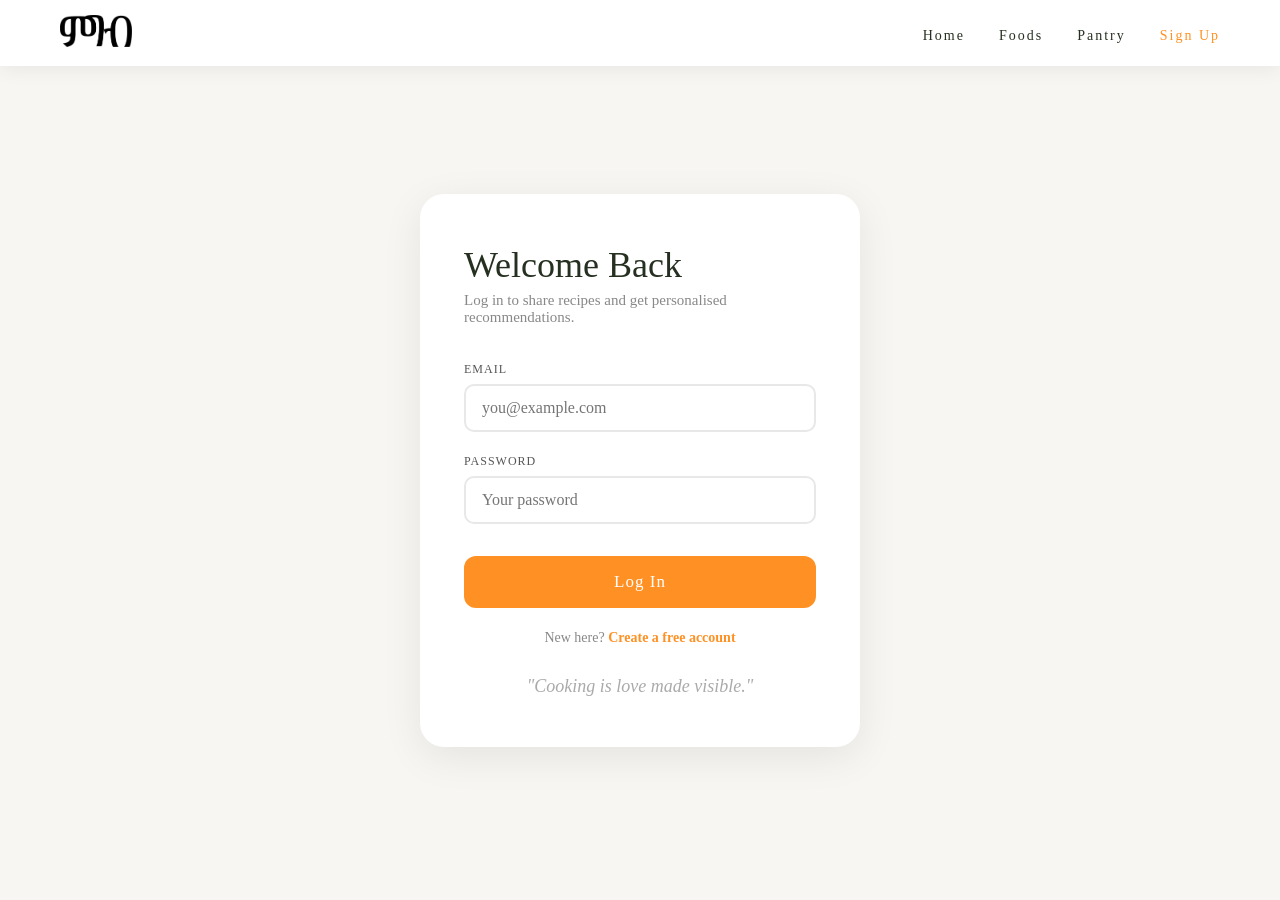
<file: frontend/login.html>
<!DOCTYPE html>
<html lang="en">
<head>
  <meta charset="UTF-8">
  <meta name="viewport" content="width=device-width, initial-scale=1.0">
  <title>Megeb — Log In</title>
  <link rel="preconnect" href="https://fonts.googleapis.com">
  <link href="https://fonts.googleapis.com/css2?family=Playfair+Display:ital,wght@0,400;0,700;1,400&family=Poppins:wght@400;600&display=swap" rel="stylesheet">
  <link rel="stylesheet" href="css/style.css">
  <style>
    body { background: #f8f6f2; min-height: 100vh; display: flex; flex-direction: column; }
    .auth-page { flex: 1; display: flex; align-items: center; justify-content: center; padding: 100px 20px 60px; }
    .auth-card { background: #fff; border-radius: 24px; box-shadow: 0 10px 40px rgba(0,0,0,.08); padding: 50px 44px; width: 100%; max-width: 440px; }
    .auth-card h1 { font-size: 36px; color: #263020; margin-bottom: 6px; }
    .auth-card .sub { color: #888; font-family: Georgia,serif; font-size: 15px; margin-bottom: 36px; }
    .form-group { margin-bottom: 22px; }
    .form-group label { display: block; font-size: 12px; letter-spacing: 1px; color: #555; margin-bottom: 7px; font-family: Georgia,serif; }
    .form-group input { width: 100%; padding: 13px 16px; border: 2px solid #e8e8e8; border-radius: 10px; font-size: 16px; font-family: Georgia,serif; color: #263020; outline: none; transition: border-color .3s; }
    .form-group input:focus { border-color: #FF9124; }
    .submit-btn { width: 100%; padding: 16px; background: #FF9124; color: #fff; border: none; border-radius: 12px; font-size: 17px; font-family: 'Times New Roman',serif; cursor: pointer; transition: background .3s; margin-top: 10px; }
    .submit-btn:hover { background: #263020; }
    .submit-btn:disabled { background: #ccc; cursor: not-allowed; }
    .auth-link { text-align: center; margin-top: 22px; font-family: Georgia,serif; font-size: 14px; color: #888; }
    .auth-link a { color: #FF9124; text-decoration: none; font-weight: bold; }
    .error-msg { background: #fff0f0; color: #c0392b; border-radius: 8px; padding: 12px 16px; font-size: 14px; margin-bottom: 18px; display: none; font-family: Georgia,serif; }
    .error-msg.show { display: block; }
    .hero-quote { text-align: center; font-style: italic; font-family:'Times New Roman',serif; font-size: 18px; color: #aaa; margin-top: 30px; }
  </style>
</head>
<body>

  <header style="position:fixed; background:rgba(255,255,255,.97); padding:15px 60px; box-shadow:0 2px 20px rgba(0,0,0,.07);">
    <a href="index.html">
      <img src="images/logo-dark.png" alt="Megeb" style="height:32px;">
    </a>
    <nav>
      <a href="index.html" style="color:#263020;">Home</a>
      <a href="foods.html" style="color:#263020;">Foods</a>
      <a href="pantry.html" style="color:#263020;">Pantry</a>
      <a href="signup.html" style="color:#FF9124;">Sign Up</a>
    </nav>
  </header>

  <div class="auth-page">
    <div class="auth-card">
      <h1>Welcome Back</h1>
      <p class="sub">Log in to share recipes and get personalised recommendations.</p>

      <div class="error-msg" id="error-msg"></div>

      <form onsubmit="handleLogin(event)">
        <div class="form-group">
          <label>EMAIL</label>
          <input type="email" id="email" placeholder="you@example.com" required>
        </div>
        <div class="form-group">
          <label>PASSWORD</label>
          <input type="password" id="password" placeholder="Your password" required>
        </div>
        <button type="submit" class="submit-btn" id="submit-btn">Log In</button>
      </form>

      <div class="auth-link">New here? <a href="signup.html">Create a free account</a></div>
      <p class="hero-quote">"Cooking is love made visible."</p>
    </div>
  </div>

  <script src="js/config.js"></script>
  <script src="js/api.js"></script>
  <script>
    if (isLoggedIn()) window.location.href = 'foods.html';

    async function handleLogin(e) {
      e.preventDefault();
      const errEl = document.getElementById('error-msg');
      errEl.classList.remove('show');

      const btn = document.getElementById('submit-btn');
      btn.disabled = true;
      btn.textContent = 'Logging in...';

      const slowTimer = setTimeout(() => {
        btn.textContent = 'Waking up server… please wait (30s)';
      }, 4000);

      try {
        await login(
          document.getElementById('email').value.trim(),
          document.getElementById('password').value
        );
        clearTimeout(slowTimer);
        const redirect = new URLSearchParams(window.location.search).get('next') || 'foods.html';
        window.location.href = redirect;
      } catch (err) {
        clearTimeout(slowTimer);
        errEl.textContent = err.message || 'Could not connect. The server may be waking up — please try again in 30 seconds.';
        errEl.classList.add('show');
        btn.disabled = false;
        btn.textContent = 'Log In';
      }
    }
  </script>
</body>
</html>
</file>
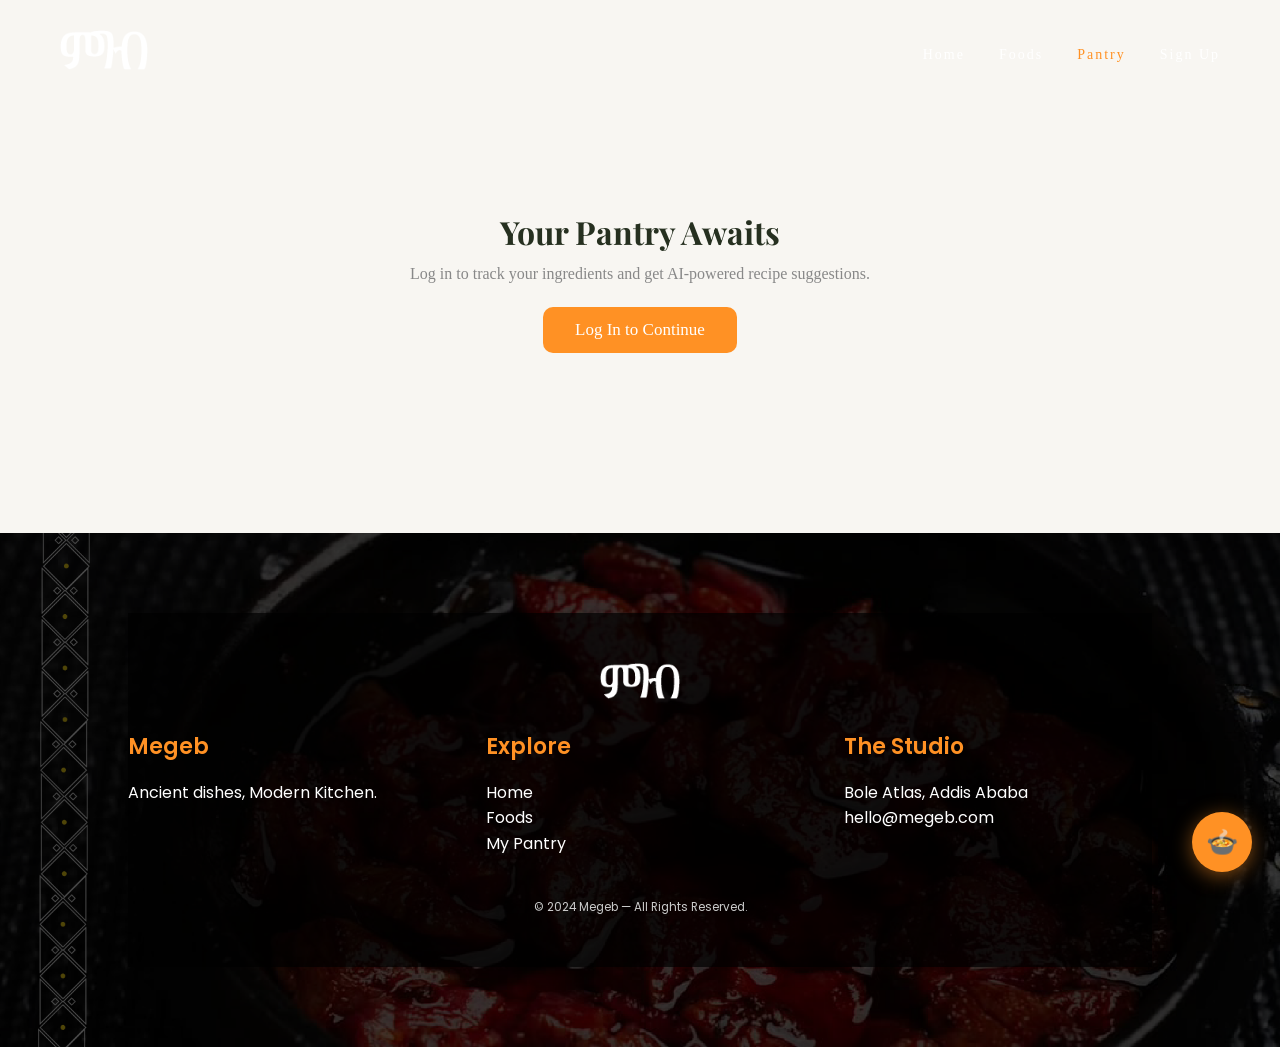
<file: frontend/pantry.html>
<!DOCTYPE html>
<html lang="en">
<head>
  <meta charset="UTF-8">
  <meta name="viewport" content="width=device-width, initial-scale=1.0">
  <title>Megeb — My Pantry</title>
  <link rel="preconnect" href="https://fonts.googleapis.com">
  <link href="https://fonts.googleapis.com/css2?family=Playfair+Display:ital,wght@0,400;0,700;1,400&family=Poppins:wght@400;600&display=swap" rel="stylesheet">
  <link rel="stylesheet" href="css/style.css">
  <style>
    body { background: #f8f6f2; }
    .page-wrap { max-width: 860px; margin: 0 auto; padding: 110px 24px 80px; }
    .page-title { font-size: 42px; color: #263020; margin-bottom: 6px; }
    .page-sub { font-family: Georgia,serif; color: #888; font-size: 15px; margin-bottom: 36px; }

    /* Add item card */
    .add-card { background:#fff; border-radius:18px; box-shadow:0 4px 20px rgba(0,0,0,.06); padding:28px 32px; margin-bottom:36px; }
    .add-card h3 { font-size:20px; color:#263020; margin-bottom:18px; }
    .add-row { display:flex; gap:12px; flex-wrap:wrap; }
    .add-row input {
      flex:1; min-width:160px; padding:11px 16px;
      border:2px solid #e8e8e8; border-radius:10px;
      font-family:Georgia,serif; font-size:15px; color:#263020;
      outline:none; transition:border-color .2s;
    }
    .add-row input:focus { border-color:#FF9124; }
    .add-row input::placeholder { color:#bbb; }
    .btn-add {
      padding:11px 28px; background:#FF9124; border:none; border-radius:10px;
      color:#fff; font-family:'Times New Roman',serif; font-size:16px;
      cursor:pointer; transition:background .2s; white-space:nowrap;
    }
    .btn-add:hover { background:#263020; }

    /* AI suggest */
    .ai-suggest-bar {
      background:#263020; border-radius:14px; padding:20px 28px;
      display:flex; align-items:center; gap:16px; margin-bottom:36px; flex-wrap:wrap;
    }
    .ai-suggest-bar p { color:#fff; font-family:Georgia,serif; font-size:15px; flex:1; min-width:200px; }
    .ai-suggest-bar p span { color:#FF9124; font-weight:bold; }
    .btn-ai {
      padding:11px 24px; background:#FF9124; border:none; border-radius:10px;
      color:#fff; font-family:'Times New Roman',serif; font-size:15px;
      cursor:pointer; transition:background .2s; white-space:nowrap;
    }
    .btn-ai:hover { background:#fff; color:#FF9124; }

    /* Pantry grid */
    .pantry-grid {
      display:grid; grid-template-columns:repeat(auto-fill,minmax(200px,1fr)); gap:16px;
    }
    .pantry-item {
      background:#fff; border-radius:14px; padding:18px 20px;
      box-shadow:0 2px 12px rgba(0,0,0,.06);
      display:flex; flex-direction:column; gap:6px;
      position:relative; transition:box-shadow .2s;
    }
    .pantry-item:hover { box-shadow:0 4px 20px rgba(0,0,0,.12); }
    .pantry-item-name { font-size:17px; color:#263020; font-family:'Times New Roman',serif; }
    .pantry-item-meta { font-size:13px; color:#999; font-family:Georgia,serif; }
    .expiry-soon { color:#e67e22 !important; }
    .expiry-past  { color:#c0392b !important; }
    .del-item {
      position:absolute; top:12px; right:12px;
      background:none; border:none; color:#ddd; font-size:18px;
      cursor:pointer; transition:color .2s;
    }
    .del-item:hover { color:#FF9124; }

    /* AI recipe result */
    .ai-result {
      background:#fff; border-radius:18px; box-shadow:0 4px 20px rgba(0,0,0,.07);
      padding:28px 32px; margin-bottom:36px; display:none;
    }
    .ai-result h3 { font-size:22px; color:#263020; margin-bottom:8px; }
    .ai-result p { font-family:Georgia,serif; color:#666; font-size:15px; line-height:1.6; margin-bottom:14px; }
    .ai-result-meta { display:flex; gap:10px; flex-wrap:wrap; margin-bottom:14px; }
    .ai-result-meta span { background:#f5f5f5; padding:5px 13px; border-radius:20px; font-size:13px; color:#666; }
    .btn-use-recipe {
      padding:11px 24px; background:#FF9124; border:none; border-radius:10px;
      color:#fff; font-family:'Times New Roman',serif; font-size:15px;
      cursor:pointer; transition:background .2s;
    }
    .btn-use-recipe:hover { background:#263020; }

    /* Empty / loader */
    .empty { text-align:center; padding:60px; color:#aaa; font-family:Georgia,serif; font-size:18px; }
    .loader-msg { text-align:center; padding:20px; color:#aaa; font-family:Georgia,serif; }

    /* login gate */
    .login-gate { text-align:center; padding:100px 20px; }
    .login-gate h2 { font-size:32px; color:#263020; margin-bottom:12px; }
    .login-gate p { font-family:Georgia,serif; color:#888; margin-bottom:24px; }
    .login-gate a { display:inline-block; padding:13px 32px; background:#FF9124; color:#fff; border-radius:10px; text-decoration:none; font-family:'Times New Roman',serif; font-size:17px; }
  </style>
</head>
<body>

  <header>
    <a href="index.html">
      <img src="images/logo-white.png" alt="Megeb"
           data-logo-white="images/logo-white.png"
           data-logo-dark="images/logo-dark.png">
    </a>
    <nav>
      <a href="index.html">Home</a>
      <a href="foods.html">Foods</a>
      <a href="pantry.html" style="color:#FF9124">Pantry</a>
      <a href="add-recipe.html" id="nav-add" style="display:none">+ Add Recipe</a>
      <a href="signup.html" id="nav-login">Sign Up</a>
      <a href="#" id="nav-logout" style="display:none" onclick="logout()">
        <span id="nav-username"></span> &middot; Logout
      </a>
    </nav>
  </header>

  <div class="page-wrap" id="page-wrap">
    <!-- login gate shown if not logged in -->
    <div class="login-gate" id="login-gate" style="display:none">
      <h2>Your Pantry Awaits</h2>
      <p>Log in to track your ingredients and get AI-powered recipe suggestions.</p>
      <a href="login.html?next=pantry.html">Log In to Continue</a>
    </div>

    <div id="pantry-app" style="display:none">
      <h1 class="page-title">🥦 My Pantry</h1>
      <p class="page-sub">Track what's in your kitchen. Megeb AI will suggest recipes from what you have.</p>

      <!-- Add item -->
      <div class="add-card">
        <h3>Add an ingredient</h3>
        <div class="add-row">
          <input type="text" id="item-name" placeholder="Ingredient (e.g. Tomatoes)" onkeydown="if(event.key==='Enter')addItem()">
          <input type="text" id="item-qty"  placeholder="Quantity (e.g. 3)" style="max-width:120px">
          <input type="text" id="item-unit" placeholder="Unit (e.g. kg)" style="max-width:100px">
          <input type="date" id="item-expiry" title="Expiry date (optional)" style="max-width:160px">
          <button class="btn-add" onclick="addItem()">+ Add</button>
        </div>
      </div>

      <!-- AI suggest bar -->
      <div class="ai-suggest-bar">
        <p>🤖 <span>Megeb AI</span> — Click to generate a recipe from what's in your pantry right now.</p>
        <button class="btn-ai" id="suggest-btn" onclick="suggestRecipe()">✨ What can I cook?</button>
      </div>

      <!-- AI result card -->
      <div class="ai-result" id="ai-result">
        <h3 id="ar-name"></h3>
        <p id="ar-desc"></p>
        <div class="ai-result-meta" id="ar-meta"></div>
        <button class="btn-use-recipe" onclick="useRecipe()">✚ Use this recipe</button>
      </div>

      <!-- Pantry grid -->
      <div id="pantry-grid" class="pantry-grid"></div>
      <div id="pantry-loader" class="loader-msg">Loading your pantry...</div>
    </div>
  </div>

  <footer>
    <div class="footer-background">
      <div class="footer-overlay">
        <div class="footer-logo"><img src="images/logo-white.png" alt="Megeb"></div>
        <div class="footer-grid">
          <div><h3>Megeb</h3>Ancient dishes, Modern Kitchen.</div>
          <div>
            <h3>Explore</h3>
            <a href="index.html">Home</a><br>
            <a href="foods.html">Foods</a><br>
            <a href="pantry.html">My Pantry</a>
          </div>
          <div><h3>The Studio</h3>Bole Atlas, Addis Ababa<br>hello@megeb.com</div>
        </div>
        <div class="footer-bottom"><small>&copy; 2024 Megeb &mdash; All Rights Reserved.</small></div>
      </div>
    </div>
  </footer>

  <script src="js/config.js"></script>
  <script src="js/api.js"></script>
  <script src="js/ai-widget.js"></script>
  <script>
    updateNav();

    if (!isLoggedIn()) {
      document.getElementById('login-gate').style.display = 'block';
    } else {
      document.getElementById('pantry-app').style.display = 'block';
      loadPantry();
    }

    let pendingAiRecipe = null;

    async function loadPantry() {
      try {
        const items = await pantryList();
        renderPantry(items);
      } catch (e) {
        document.getElementById('pantry-loader').textContent = 'Could not load pantry — is the server running?';
      }
    }

    function renderPantry(items) {
      document.getElementById('pantry-loader').style.display = 'none';
      const grid = document.getElementById('pantry-grid');
      if (!items.length) {
        grid.innerHTML = '<div class="empty" style="grid-column:1/-1">Your pantry is empty. Add your first ingredient above! 🥕</div>';
        return;
      }
      const today = new Date().toISOString().slice(0, 10);
      grid.innerHTML = items.map(item => {
        let expiryHtml = '';
        if (item.expiry) {
          const cls = item.expiry < today ? 'expiry-past' : item.expiry <= addDays(today, 3) ? 'expiry-soon' : '';
          expiryHtml = `<span class="pantry-item-meta ${cls}">Expires: ${item.expiry}</span>`;
        }
        return `
          <div class="pantry-item" id="pi-${item.id}">
            <button class="del-item" onclick="removeItem('${item.id}')" title="Remove">×</button>
            <span class="pantry-item-name">${item.name}</span>
            <span class="pantry-item-meta">${[item.quantity, item.unit].filter(Boolean).join(' ') || 'In stock'}</span>
            ${expiryHtml}
          </div>`;
      }).join('');
    }

    function addDays(dateStr, days) {
      const d = new Date(dateStr);
      d.setDate(d.getDate() + days);
      return d.toISOString().slice(0, 10);
    }

    async function addItem() {
      const name   = document.getElementById('item-name').value.trim();
      if (!name) return;
      const qty    = document.getElementById('item-qty').value.trim();
      const unit   = document.getElementById('item-unit').value.trim();
      const expiry = document.getElementById('item-expiry').value;
      try {
        await pantryAdd({ name, quantity: qty, unit, expiry });
        document.getElementById('item-name').value   = '';
        document.getElementById('item-qty').value    = '';
        document.getElementById('item-unit').value   = '';
        document.getElementById('item-expiry').value = '';
        loadPantry();
      } catch (e) {
        alert('Could not add item: ' + e.message);
      }
    }

    async function removeItem(id) {
      try {
        await pantryRemove(id);
        const el = document.getElementById(`pi-${id}`);
        if (el) el.remove();
      } catch (e) {
        alert('Could not remove item: ' + e.message);
      }
    }

    async function suggestRecipe() {
      const btn = document.getElementById('suggest-btn');
      btn.disabled = true;
      btn.textContent = '⏳ Thinking...';
      document.getElementById('ai-result').style.display = 'none';

      try {
        const items = await pantryList();
        const ingredients = items.map(i => i.name);
        if (!ingredients.length) {
          alert('Add some ingredients to your pantry first!');
          btn.disabled = false;
          btn.textContent = '✨ What can I cook?';
          return;
        }
        const res  = await fetch(`${API_BASE_URL}/ai/chat`, {
          method: 'POST',
          headers: { 'Content-Type': 'application/json' },
          body: JSON.stringify({ message: ingredients.join(', ') }),
        });
        const data = await res.json();
        if (!res.ok) {
          const msg = data.detail || data.message || 'AI is unavailable right now. Try again later.';
          alert(msg);
        } else if (data.recipe) {
          pendingAiRecipe = data.recipe;
          document.getElementById('ar-name').textContent = data.recipe.name;
          document.getElementById('ar-desc').textContent = data.recipe.description;
          const meta = document.getElementById('ar-meta');
          meta.innerHTML = [
            data.recipe.prep_time && `⏱ ${data.recipe.prep_time}`,
            data.recipe.cook_time && `🍳 ${data.recipe.cook_time}`,
            data.recipe.servings  && `🍽 ${data.recipe.servings}`,
            data.recipe.nationality && `🌍 ${data.recipe.nationality}`,
          ].filter(Boolean).map(t => `<span>${t}</span>`).join('');
          document.getElementById('ai-result').style.display = 'block';
        } else if (data.reply) {
          // Parse AI suggestions with links
          let reply = data.reply;
          // Convert markdown links [text](url) to HTML links
          reply = reply.replace(/\[([^\]]+)\]\(([^)]+)\)/g, '<a href="$2" style="color: #FF9124; text-decoration: underline;">$1</a>');
          // Convert bold markdown **text** to HTML strong
          reply = reply.replace(/\*\*([^*]+)\*\*/g, '<strong>$1</strong>');
          // Display as suggestions
          document.getElementById('ar-name').textContent = 'Recipe Suggestions';
          document.getElementById('ar-desc').innerHTML = reply;
          document.getElementById('ar-meta').innerHTML = '';
          document.getElementById('ai-result').style.display = 'block';
        } else {
          alert('AI could not generate a recipe. Try adding more ingredients.');
        }
      } catch (e) {
        alert('Connection error — is the server running?');
      }
      btn.disabled = false;
      btn.textContent = '✨ What can I cook?';
    }

    function useRecipe() {
      if (!pendingAiRecipe) return;
      sessionStorage.setItem('ai_recipe', JSON.stringify(pendingAiRecipe));
      window.location.href = 'add-recipe.html';
    }
  </script>
</body>
</html>
</file>
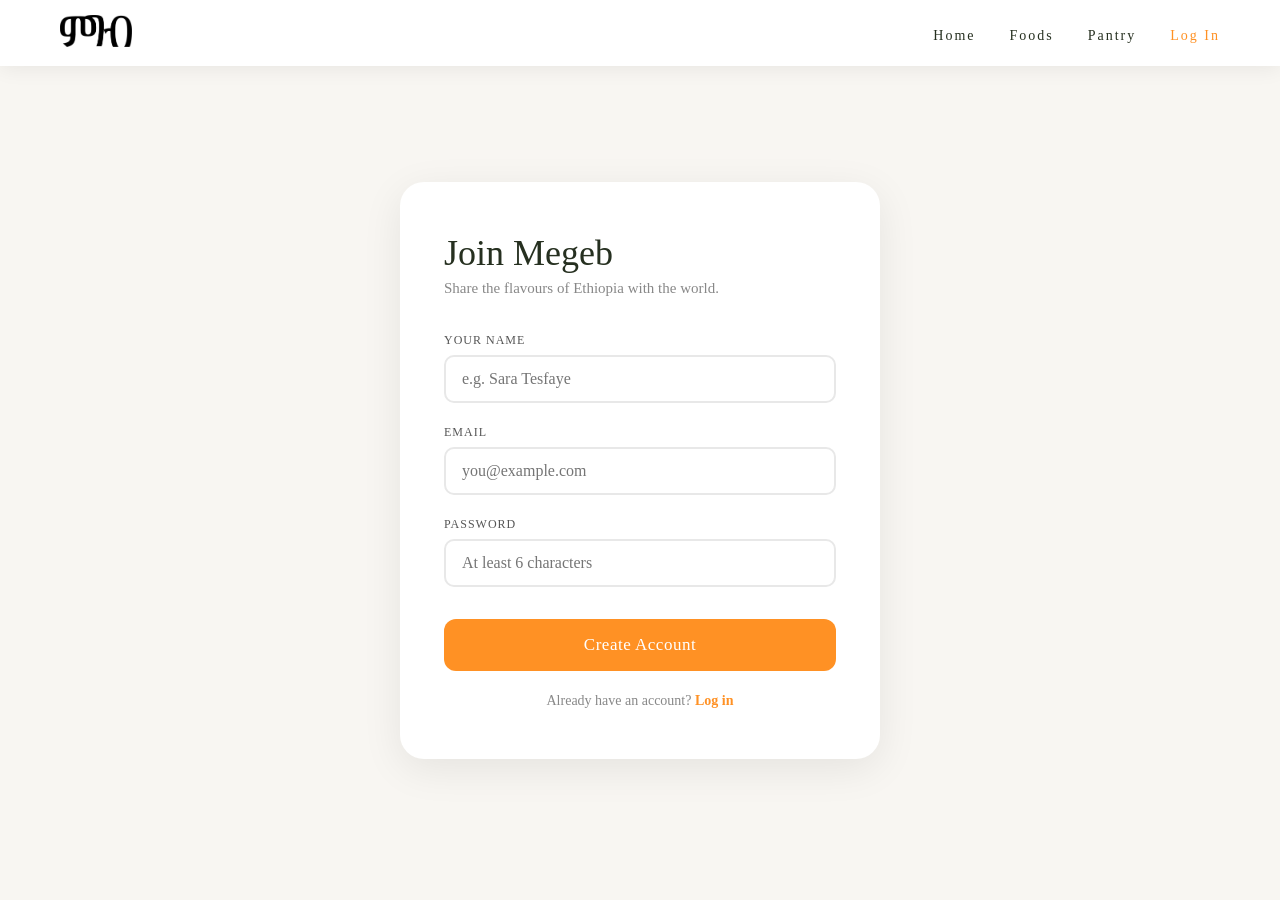
<file: frontend/signup.html>
<!DOCTYPE html>
<html lang="en">
<head>
  <meta charset="UTF-8">
  <meta name="viewport" content="width=device-width, initial-scale=1.0">
  <title>Megeb — Sign Up</title>
  <link rel="preconnect" href="https://fonts.googleapis.com">
  <link href="https://fonts.googleapis.com/css2?family=Playfair+Display:ital,wght@0,400;0,700;1,400&family=Poppins:wght@400;600&display=swap" rel="stylesheet">
  <link rel="stylesheet" href="css/style.css">
  <style>
    body { background: #f8f6f2; min-height: 100vh; display: flex; flex-direction: column; }
    .auth-page { flex: 1; display: flex; align-items: center; justify-content: center; padding: 100px 20px 60px; }
    .auth-card { background: #fff; border-radius: 24px; box-shadow: 0 10px 40px rgba(0,0,0,.08); padding: 50px 44px; width: 100%; max-width: 480px; }
    .auth-card h1 { font-size: 36px; color: #263020; margin-bottom: 6px; }
    .auth-card .sub { color: #888; font-family: Georgia,serif; font-size: 15px; margin-bottom: 36px; }
    .form-group { margin-bottom: 22px; }
    .form-group label { display: block; font-size: 12px; letter-spacing: 1px; color: #555; margin-bottom: 7px; font-family: Georgia,serif; }
    .form-group input, .form-group select { width: 100%; padding: 13px 16px; border: 2px solid #e8e8e8; border-radius: 10px; font-size: 16px; font-family: Georgia,serif; color: #263020; outline: none; transition: border-color .3s; background: #fff; }
    .form-group input:focus, .form-group select:focus { border-color: #FF9124; }

    .ethiopia-badge { display: flex; align-items: center; gap: 12px; border: 2px solid #FF9124; border-radius: 12px; padding: 14px 18px; background: #fff3e6; }
    .ethiopia-badge span { font-size: 32px; }
    .ethiopia-badge strong { font-size: 16px; color: #263020; font-family: Georgia,serif; }
    .ethiopia-badge small { display: block; color: #888; font-size: 13px; margin-top: 2px; }

    .submit-btn { width: 100%; padding: 16px; background: #FF9124; color: #fff; border: none; border-radius: 12px; font-size: 17px; font-family: 'Times New Roman',serif; cursor: pointer; transition: background .3s; margin-top: 10px; letter-spacing: .5px; }
    .submit-btn:hover { background: #263020; }
    .submit-btn:disabled { background: #ccc; cursor: not-allowed; }
    .auth-link { text-align: center; margin-top: 22px; font-family: Georgia,serif; font-size: 14px; color: #888; }
    .auth-link a { color: #FF9124; text-decoration: none; font-weight: bold; }
    .error-msg { background: #fff0f0; color: #c0392b; border-radius: 8px; padding: 12px 16px; font-size: 14px; margin-bottom: 18px; display: none; font-family: Georgia,serif; }
    .error-msg.show { display: block; }
  </style>
</head>
<body>

  <header style="position:fixed; background:rgba(255,255,255,.97); padding:15px 60px; box-shadow:0 2px 20px rgba(0,0,0,.07);">
    <a href="index.html">
      <img src="images/logo-dark.png" alt="Megeb" style="height:32px;">
    </a>
    <nav>
      <a href="index.html" style="color:#263020;">Home</a>
      <a href="foods.html" style="color:#263020;">Foods</a>
      <a href="pantry.html" style="color:#263020;">Pantry</a>
      <a href="login.html" style="color:#FF9124;">Log In</a>
    </nav>
  </header>

  <div class="auth-page">
    <div class="auth-card">
      <h1>Join Megeb</h1>
      <p class="sub">Share the flavours of Ethiopia with the world.</p>

      <div class="error-msg" id="error-msg"></div>

      <form onsubmit="handleSignup(event)">
        <div class="form-group">
          <label>YOUR NAME</label>
          <input type="text" id="name" placeholder="e.g. Sara Tesfaye" required>
        </div>
        <div class="form-group">
          <label>EMAIL</label>
          <input type="email" id="email" placeholder="you@example.com" required>
        </div>
        <div class="form-group">
          <label>PASSWORD</label>
          <input type="password" id="password" placeholder="At least 6 characters" minlength="6" required>
        </div>


        <input type="hidden" id="nationality" value="Ethiopian">

        <button type="submit" class="submit-btn" id="submit-btn">Create Account</button>
      </form>

      <div class="auth-link">Already have an account? <a href="login.html">Log in</a></div>
    </div>
  </div>

  <script src="js/config.js"></script>
  <script src="js/api.js"></script>
  <script>
    if (isLoggedIn()) window.location.href = 'foods.html';

    async function handleSignup(e) {
      e.preventDefault();
      const errEl = document.getElementById('error-msg');
      errEl.classList.remove('show');

      const btn = document.getElementById('submit-btn');
      btn.disabled = true;
      btn.textContent = 'Creating account...';

      // Show a "waking up" message if the server is slow (free tier cold start)
      const slowTimer = setTimeout(() => {
        btn.textContent = 'Waking up server… please wait (30s)';
      }, 4000);

      try {
        await signup(
          document.getElementById('name').value.trim(),
          document.getElementById('email').value.trim(),
          document.getElementById('password').value,
          'Ethiopian'
        );
        clearTimeout(slowTimer);
        window.location.href = 'foods.html';
      } catch (err) {
        clearTimeout(slowTimer);
        showError(err.message || 'Could not connect. The server may be waking up — please try again in 30 seconds.');
        btn.disabled = false;
        btn.textContent = 'Create Account';
      }
    }

    function showError(msg) {
      const el = document.getElementById('error-msg');
      el.textContent = msg;
      el.classList.add('show');
    }
  </script>
</body>
</html>
</file>
<file: frontend/css/style.css>
/* ===== RESET ===== */
*, *::before, *::after { margin: 0; padding: 0; box-sizing: border-box; }

body {
  font-family: 'Playfair Display', serif;
  background: #fff;
  color: #263020;
  overflow-x: hidden;
}

/* ===== HEADER ===== */
header {
  position: absolute;
  top: 0; left: 0;
  width: 100%;
  padding: 30px 60px;
  display: flex;
  justify-content: space-between;
  align-items: center;
  z-index: 999;
  transition: padding .4s ease, background-color .4s ease, box-shadow .4s ease;
}

header img { height: 40px; transition: height .4s ease; }

nav a {
  color: #fff;
  margin-left: 30px;
  font-size: 14px;
  text-decoration: none;
  letter-spacing: 2px;
  font-family: Georgia, serif;
  transition: color .4s ease;
}
nav a:hover { color: #FF9124; }

header.sticky {
  position: fixed;
  background: rgba(255,255,255,.95);
  padding: 15px 60px;
  box-shadow: 0 4px 30px rgba(0,0,0,.1);
  backdrop-filter: blur(5px);
  animation: slideDown .8s cubic-bezier(.16,1,.3,1) forwards;
}
header.sticky img { height: 30px; content: url('../images/logo-dark.png'); }
header.sticky nav a { color: #000; }
header.sticky nav a:hover { color: #FF9124; }

@keyframes slideDown {
  from { transform: translateY(-100%); opacity: 0; }
  to   { transform: translateY(0);     opacity: 1; }
}

/* ===== HERO (slider — used on index) ===== */
.hero { height: 750px; width: 100%; position: relative; overflow: hidden; z-index: 5; }

.zoom-wrapper {
  width: 100%; height: 100%;
  transform: scale(1);
  transform-origin: center center;
  will-change: transform;
}

.slider {
  position: relative; top: 0; left: 0;
  width: 300%; height: 100%;
  display: flex;
  animation: slide 15s infinite;
}
.slide { width: 33.3333%; height: 100%; background-size: cover; background-position: center; }
.s1 { background-image: url('../images/hero-1.png'); }
.s2 { background-image: url('../images/hero-2.png'); }
.s3 { background-image: url('../images/hero-3.png'); }

@keyframes slide {
  0%,25%   { transform: translateX(0); }
  35%,60%  { transform: translateX(-33.3333%); }
  70%,95%  { transform: translateX(-66.6666%); }
  100%     { transform: translateX(0); }
}

/* ===== HERO TEXT ===== */
.hero-text {
  position: absolute;
  top: 60%; left: 50%;
  transform: translate(-50%, -50%);
  z-index: 20;
  text-align: center;
  display: flex; flex-direction: column; align-items: center;
  width: 100%;
}

.hero-text pre {
  font-size: 4cm;
  font-family: 'Times New Roman', serif;
  font-weight: 100;
  white-space: pre;
  color: #fff;
  opacity: 0;
  margin-top: -5cm;
  transform: translateY(40px);
  animation: heroTextUp 1.7s ease-out forwards;
  animation-delay: .4s;
  text-shadow: 2px 2px 10px rgba(0,0,0,.3);
}

/* Simple hero title (used on inner pages) */
.hero-title {
  font-size: 300%;
  position: absolute;
  top: 50%; left: 50%;
  transform: translate(-50%, -50%);
  z-index: 2;
  color: #fff;
  text-align: center;
  transition: transform .6s ease-out, opacity .6s ease-out;
}

/* Inner page static hero */
.hero.static { height: 70vh; }
.hero.static img.hero-img {
  position: absolute; top: 0; left: 0;
  width: 100%; height: 100%;
  object-fit: cover; object-position: center;
  z-index: 1;
}

@keyframes heroTextUp {
  from { opacity: 0; transform: translateY(40px); }
  to   { opacity: 1; transform: translateY(0); }
}

.line {
  width: 250px; height: 7px;
  background: #FF9124;
  border-radius: 2px;
  transform-origin: left;
  transform: scaleX(0);
  animation: lineGrow 1.5s ease-out forwards;
  animation-delay: 1.1s;
}
@keyframes lineGrow {
  from { transform: scaleX(0); opacity: 0; }
  to   { transform: scaleX(1); opacity: 1; }
}

/* ===== SEARCH BAR ===== */
.hero-search {
  width: 500px; max-width: 90%;
  background: rgba(255,255,255,.2);
  border: 1px solid rgba(255,255,255,.4);
  padding: 3px; border-radius: 50px;
  backdrop-filter: blur(10px);
  display: flex; align-items: center;
  margin-top: 50px;
  opacity: 0; transform: translateY(20px);
  animation: searchFadeUp 1s ease-out forwards;
  animation-delay: 1.8s;
}
@keyframes searchFadeUp { to { opacity: 1; transform: translateY(0); } }
.hero-search input {
  width: 100%; padding: 16px 25px;
  background: transparent; border: none;
  color: #fff; font-size: 18px; outline: none;
  font-family: 'Poppins', sans-serif;
}
.hero-search input::placeholder { color: rgba(255,255,255,.9); }
.hero-search button {
  background: transparent; border: none;
  width: 50px; height: 50px;
  border-radius: 50%; margin-right: 5px;
  cursor: pointer; transition: .3s;
  display: flex; align-items: center; justify-content: center; padding: 10px;
}
.hero-search button img { width: 100%; height: 100%; object-fit: contain; filter: brightness(0) invert(1); transition: transform .3s ease; }
.hero-search button:hover { transform: scale(1.1); }

/* ===== PARALLAX BG ===== */
.background { position: fixed; top: 0; left: 0; width: 125%; height: 200%; z-index: -1; }
.background img { width: 80%; height: 100%; object-fit: cover; object-position: right; }

/* ===== BANNER ===== */
.banner-wrapper { position: relative; background: #fff; padding: 1cm 0 2cm; overflow: hidden; z-index: 5; }
.bannerbox {
  height: 1.5cm; width: 110%; margin-left: -5%;
  background: #FF9124; color: #263020;
  overflow: hidden; white-space: nowrap;
  display: flex; align-items: center;
  transform: rotate(2deg);
  box-shadow: 0 4px 10px rgba(0,0,0,.1);
}
.banner-track { display: flex; width: max-content; animation: bannerScroll 20s linear infinite; }
.bannertext h8 { font-size: 2.5rem; margin-right: 1em; display: inline-block; font-weight: 400; }
.bannertext h8::after {
  content: ''; width: 10px; height: 10px;
  background: #fff; display: inline-block;
  border-radius: 50%; margin-left: 1em; vertical-align: middle;
}
@keyframes bannerScroll {
  from { transform: translateX(0); }
  to   { transform: translateX(-50%); }
}

/* ===== BOX (homepage content) ===== */
.box {
  width: 100%; min-height: 1700px;
  background: #fff; position: relative; z-index: 140;
  border-bottom-left-radius: 4cm; border-bottom-right-radius: 4cm;
  text-align: center; overflow: hidden;
}

.box-content {
  display: flex; align-items: flex-start; justify-content: center;
  gap: 50px; flex-wrap: wrap; margin-top: 50px;
}
.box-image img { width: 400px; height: auto; transform: rotate(-45deg); transition: transform 3s cubic-bezier(.25,.46,.45,.94); }
.box-image img.active { transform: rotate(0deg); }
.box-text { max-width: 600px; text-align: left; }

h1 { color: #263020; font-size: 2cm; font-weight: 100; font-family: 'Times New Roman', serif; }
.hero-title h1 { color: #fff; }
.line-box { width: 350px; height: 7px; background: #FF9124; border-radius: 2px; margin-bottom: 20px; }
.chtext { color: #263020; font-size: 18px; font-family: 'Times New Roman', serif; max-width: 900px; margin: 20px 0 50px; line-height: 1.8; }

.image-paragraph-wrapper {
  display: flex; align-items: center; justify-content: center;
  gap: 80px; max-width: 1200px; margin: 0 auto; padding: 50px 20px; flex-wrap: wrap;
}
.image-paragraph-wrapper .paragraph { flex: 1; min-width: 300px; color: #263020; font-size: 1.5em; line-height: 1.8; text-align: left; }
.image21 { flex: 1; min-width: 250px; display: flex; justify-content: center; }
.image21 img { width: 100%; max-width: 350px; height: auto; opacity: 0; transform: translateY(100px); transition: opacity 1.5s ease, transform 1.5s cubic-bezier(.22,1,.36,1); }
.image21 img.active { opacity: 1; transform: translateY(0); }

/* CTA Button */
.btn-cta {
  display: block; width: 250px; height: 75px; line-height: 75px;
  background: #FF9124; color: #263020; text-align: center;
  border-radius: 18px; text-decoration: none;
  font-family: 'Times New Roman', serif; font-size: 30px;
  margin: 100px auto 0;
  position: relative; overflow: hidden;
  transition: color .4s ease;
}
.btn-cta::before {
  content: ''; position: absolute; top: 0; left: -100%; width: 100%; height: 100%;
  background: #263020; transition: left .4s ease; z-index: 1;
}
.btn-cta:hover::before { left: 0; }
.btn-cta:hover { color: #FF9124; }
.btn-cta span { position: relative; z-index: 2; }

/* ===== BOX2 QUOTE SECTION ===== */
.box2-quote {
  width: 100%; background: #fff; z-index: 10;
  border-top-left-radius: 4cm; border-top-right-radius: 4cm;
  padding: 80px 8% 100px;
  display: flex; flex-wrap: wrap;
  align-items: center; justify-content: center;
  gap: 60px;
}
.box2-images {
  display: flex; gap: 20px; align-items: flex-end; flex-wrap: wrap; justify-content: center;
}
.bimg {
  border-radius: 16px; object-fit: cover; box-shadow: 0 8px 30px rgba(0,0,0,.12);
  opacity: 0; transform: translateY(40px);
  transition: opacity 1s ease, transform 1s ease;
}
.bimg.active { opacity: 1; transform: translateY(0); }
.bimg1 { width: 220px; height: 280px; transition-delay: 0s; }
.bimg2 { width: 180px; height: 220px; transition-delay: .2s; }
.bimg3 { width: 200px; height: 260px; transition-delay: .4s; }
.box2-text { max-width: 420px; text-align: left; }
.box2-line { width: 4px; height: 80px; background: #FF9124; border-radius: 2px; margin-bottom: 24px; }
.box2-text blockquote {
  font-style: italic; font-size: 28px;
  color: #263020; line-height: 1.5;
  font-family: 'Times New Roman', serif; font-weight: 400;
}
@media (max-width: 768px) {
  .bimg1 { width: 140px; height: 180px; }
  .bimg2 { width: 120px; height: 150px; }
  .bimg3 { width: 130px; height: 170px; }
  .box2-text blockquote { font-size: 22px; }
}

/* ===== FOODS PAGE ===== */
.horizontal-scroll-container { position: relative; height: 400vh; background: #fff; }
.sticky-viewport {
  position: sticky; top: 0; height: 100vh;
  overflow: hidden; display: flex; flex-direction: column; justify-content: center;
}
.bigtext { padding: 0 10%; margin-bottom: 2cm; font-size: 2.5cm; }
.highlight { position: relative; color: #263020; font-weight: bold; }
.highlight::after { content: ''; position: absolute; width: 100%; height: 6px; background: #FF9124; bottom: 0; left: 0; border-radius: 3px; }

.food-grid { display: flex; gap: 80px; padding: 0 10%; width: max-content; will-change: transform; }

.food-card {
  background: #fff; border-radius: 1cm; overflow: hidden;
  box-shadow: 0 8px 20px rgba(0,0,0,.1);
  transition: transform .3s ease, box-shadow .3s ease;
  text-align: center; min-width: 350px; width: 550px; height: 9cm;
}
.food-card:hover { transform: translateY(-10px); }
.food-card img { width: 100%; height: 250px; object-fit: cover; }
.food-card h3 { margin: 20px 0 10px; font-family: 'Times New Roman', serif; font-weight: 400; }
.food-card p { padding: 0 20px 20px; font-size: 16px; line-height: 1.5; }
.food-card a {
  display: inline-block; margin-bottom: 20px; padding: 10px 30px;
  background: #FF9124; color: #fff; text-decoration: none;
  border-radius: 25px; transition: background .3s ease;
}
.food-card a:hover { background: #263020; }

/* ===== RECIPE PAGE ===== */
.recipe-section { max-width: 1200px; margin: 50px auto; padding: 0 20px; }
.recipe-card { display: flex; flex-wrap: wrap; background: #fff; border-radius: 20px; box-shadow: 0 15px 40px rgba(0,0,0,.08); overflow: hidden; border: 1px solid rgba(0,0,0,.05); }
.recipe-image { flex: 1; min-width: 300px; background-size: cover; background-position: center; min-height: 400px; }
.recipe-content { flex: 1; padding: 60px; min-width: 300px; background: #fff; }
.recipe-header { margin-bottom: 30px; border-bottom: 3px solid #FF9124; display: inline-block; padding-bottom: 10px; }
.recipe-header h2 { font-size: 40px; color: #263020; font-weight: 700; }

.ingredients-list { list-style: none; }
.ingredients-list li { font-family: Georgia, serif; font-size: 18px; color: #4a4a4a; padding: 15px 0; border-bottom: 1px dashed #ddd; display: flex; align-items: center; transition: padding-left .3s ease; }
.ingredients-list li:hover { padding-left: 10px; color: #263020; }
.ingredients-list li::before { content: "•"; color: #FF9124; font-size: 30px; line-height: 0; margin-right: 15px; position: relative; top: 2px; }

.steps-section { max-width: 1200px; margin: 60px auto 100px; padding: 0 20px; }
.steps-container { background: #fff; padding: 50px; border-radius: 20px; }
.steps-title { font-size: 35px; color: #263020; margin-bottom: 40px; text-align: center; }

.step-item { display: flex; align-items: flex-start; margin-bottom: 25px; cursor: pointer; padding: 15px; border-radius: 10px; transition: background .3s ease; }
.step-item:hover { background: #f9f9f9; }
.step-item input[type="checkbox"] { position: absolute; opacity: 0; cursor: pointer; height: 0; width: 0; }
.checkmark { position: relative; height: 25px; width: 25px; min-width: 25px; background: #fff; border: 2px solid #FF9124; border-radius: 5px; margin-right: 20px; margin-top: 3px; transition: all .2s ease; }
.step-item input:checked ~ .checkmark { background: #FF9124; }
.checkmark::after { content: ""; position: absolute; display: none; left: 8px; top: 4px; width: 5px; height: 10px; border: solid #fff; border-width: 0 3px 3px 0; transform: rotate(45deg); }
.step-item input:checked ~ .checkmark::after { display: block; }
.step-text { font-family: Georgia, serif; font-size: 18px; color: #263020; line-height: 1.6; transition: color .3s ease; }
.step-item input:checked ~ .step-text { text-decoration: line-through; color: #999; }

/* Recipe meta */
.recipe-meta { display: flex; gap: 30px; margin: 20px 0; flex-wrap: wrap; }
.recipe-meta span { font-size: 15px; color: #666; background: #f5f5f5; padding: 6px 14px; border-radius: 20px; }

/* ===== ADD RECIPE PAGE ===== */
.add-recipe-wrapper { max-width: 800px; margin: 120px auto 80px; padding: 0 20px; }
.add-recipe-wrapper h1 { font-size: 50px; color: #263020; margin-bottom: 10px; }
.add-recipe-wrapper .subtitle { color: #666; font-size: 16px; margin-bottom: 40px; font-family: Georgia, serif; }

.form-group { margin-bottom: 28px; }
.form-group label { display: block; font-size: 14px; letter-spacing: 1px; color: #263020; margin-bottom: 8px; font-family: Georgia, serif; }
.form-group input, .form-group textarea, .form-group select {
  width: 100%; padding: 14px 18px;
  border: 2px solid #e0e0e0; border-radius: 10px;
  font-family: Georgia, serif; font-size: 16px; color: #263020;
  outline: none; transition: border-color .3s ease;
  background: #fff;
}
.form-group input:focus, .form-group textarea:focus { border-color: #FF9124; }
.form-group textarea { resize: vertical; min-height: 100px; }

.dynamic-list { list-style: none; }
.dynamic-list li { display: flex; align-items: center; gap: 10px; margin-bottom: 10px; }
.dynamic-list li input { flex: 1; }
.remove-btn { background: none; border: 2px solid #ddd; border-radius: 8px; width: 36px; height: 36px; cursor: pointer; font-size: 18px; color: #999; transition: all .2s ease; flex-shrink: 0; }
.remove-btn:hover { border-color: #FF9124; color: #FF9124; }

.add-item-btn { background: none; border: 2px dashed #FF9124; color: #FF9124; padding: 10px 20px; border-radius: 8px; cursor: pointer; font-size: 14px; font-family: Georgia, serif; letter-spacing: 1px; transition: all .3s ease; }
.add-item-btn:hover { background: #FF9124; color: #fff; }

.image-upload-area {
  border: 2px dashed #ddd; border-radius: 10px; padding: 40px;
  text-align: center; cursor: pointer; transition: all .3s ease;
  color: #999; font-family: Georgia, serif;
}
.image-upload-area:hover { border-color: #FF9124; color: #FF9124; }
.image-upload-area input { display: none; }
#image-preview { width: 100%; max-height: 250px; object-fit: cover; border-radius: 10px; margin-top: 15px; display: none; }

.submit-btn {
  width: 100%; padding: 18px; background: #FF9124;
  color: #fff; border: none; border-radius: 12px;
  font-size: 18px; font-family: 'Times New Roman', serif;
  cursor: pointer; transition: background .3s ease; letter-spacing: 1px;
}
.submit-btn:hover { background: #263020; }

/* ===== QUOTE SECTION ===== */
.textabovefooter { text-align: center; padding: 150px 20px; background: #fff; display: flex; justify-content: center; align-items: center; }
.textabovefooter h6 { font-style: italic; font-size: 50px; color: #263020; position: relative; display: inline-block; max-width: 800px; line-height: 1.4; font-weight: 400; padding: 0 20px; }
.textabovefooter h6::before { content: "\201C"; color: #FF9124; font-size: 120px; font-family: 'Times New Roman', serif; position: absolute; top: -40px; left: -50px; line-height: 1; opacity: .8; }
.textabovefooter h6::after  { content: "\201D"; color: #FF9124; font-size: 120px; font-family: 'Times New Roman', serif; position: absolute; bottom: -60px; right: -40px; line-height: 0; opacity: .8; }

/* ===== FOOTER ===== */
footer { position: relative; width: 100%; font-family: 'Poppins', sans-serif; z-index: 10; }
.footer-background { background-image: url('../images/footer-bg.png'); background-size: cover; background-position: center; padding: 80px 10%; }
.footer-overlay { background: rgba(0,0,0,.7); padding: 50px 0; }
.footer-logo img { width: 80px; display: block; margin: 0 auto 30px; }
.footer-grid { display: grid; grid-template-columns: repeat(auto-fit, minmax(250px, 1fr)); gap: 50px; text-align: left; margin-bottom: 40px; }
.footer-grid h3 { margin-bottom: 15px; font-size: 22px; color: #FF9124; font-weight: 600; }
.footer-grid div { color: #fff; font-size: 16px; line-height: 1.6; }
.footer-grid a { color: #fff; text-decoration: none; }
.footer-grid a:hover { color: #FF9124; }
.footer-bottom { color: #ccc; font-size: 14px; text-align: center; margin-top: 20px; }

/* ===== RESPONSIVE ===== */
@media (max-width: 768px) {
  header { padding: 20px 25px; }
  header.sticky { padding: 12px 25px; }
  .hero { height: 450px; }
  .hero-text pre { font-size: 2cm; }
  .recipe-card { flex-direction: column; }
  .recipe-image { height: 250px; min-height: auto; }
  .footer-grid { grid-template-columns: 1fr; text-align: center; }
  .textabovefooter h6 { font-size: 30px; }
  .bigtext { font-size: 1.5cm; }
  .add-recipe-wrapper { margin-top: 90px; }
}


/* ===== SCROLL REVEAL ===== */
.sr-hidden {
  opacity: 0;
  transform: translateY(36px);
  transition: opacity .7s cubic-bezier(.16,1,.3,1), transform .7s cubic-bezier(.16,1,.3,1);
}
.sr-visible {
  opacity: 1 !important;
  transform: translateY(0) !important;
}





/* ════════════════════════════════════════════════════════════
   ZETTA-JOULE INSPIRED DESIGN — Homepage
   ════════════════════════════════════════════════════════════ */

/* ── Hero ─────────────────────────────────────────────────── */
.zj-hero {
  position: relative;
  width: 100%;
  min-height: 100vh;
  display: flex;
  align-items: center;
  overflow: hidden;
  background: #1a1a1a;
}

.zj-hero-bg {
  position: absolute;
  inset: 0;
  background: url('../images/hero-1.png') center 30%/cover no-repeat;
  transform: scale(1.05);
  will-change: transform;
}

.zj-hero-overlay {
  position: absolute;
  inset: 0;
  background: linear-gradient(135deg, rgba(0,0,0,.85) 0%, rgba(0,0,0,.5) 50%, rgba(0,0,0,.3) 100%);
}

.zj-hero-inner {
  position: relative;
  z-index: 2;
  width: 100%;
  max-width: 1300px;
  margin: 0 auto;
  padding: 140px 60px 80px;
  display: grid;
  grid-template-columns: 1fr 1fr;
  gap: 60px;
  align-items: center;
}

.zj-hero-text { max-width: 580px; }

.zj-hero-tag {
  font-family: 'Poppins', sans-serif;
  font-size: 13px;
  font-weight: 500;
  letter-spacing: 4px;
  text-transform: uppercase;
  color: rgba(255,255,255,.5);
  margin-bottom: 20px;
}

.zj-hero-title {
  font-family: 'Times New Roman', serif;
  font-size: clamp(3.5rem, 8vw, 6rem);
  font-weight: 400;
  line-height: 1.05;
  color: #fff;
  margin-bottom: 24px;
  letter-spacing: -1px;
}

.zj-hero-title span {
  color: #FF9124;
}

.zj-hero-sub {
  font-family: 'Poppins', sans-serif;
  font-size: 16px;
  font-weight: 400;
  line-height: 1.7;
  color: rgba(255,255,255,.65);
  margin-bottom: 36px;
  max-width: 460px;
}

.zj-hero-search {
  display: flex;
  align-items: center;
  background: rgba(255,255,255,.1);
  border: 1px solid rgba(255,255,255,.2);
  border-radius: 60px;
  padding: 4px 4px 4px 24px;
  backdrop-filter: blur(12px);
  max-width: 460px;
  transition: border-color .3s, box-shadow .3s;
}

.zj-hero-search:focus-within {
  border-color: rgba(255,255,255,.4);
  box-shadow: 0 0 0 4px rgba(255,145,36,.15);
}

.zj-hero-search input {
  flex: 1;
  background: transparent;
  border: none;
  padding: 16px 0;
  color: #fff;
  font-family: 'Poppins', sans-serif;
  font-size: 15px;
  outline: none;
}

.zj-hero-search input::placeholder {
  color: rgba(255,255,255,.45);
}

.zj-hero-search button {
  width: 52px;
  height: 52px;
  border-radius: 50%;
  background: #FF9124;
  border: none;
  color: #fff;
  cursor: pointer;
  display: flex;
  align-items: center;
  justify-content: center;
  flex-shrink: 0;
  transition: transform .3s, background .3s;
}

.zj-hero-search button:hover {
  transform: scale(1.06);
  background: #e67e00;
}

.zj-hero-search button:disabled {
  opacity: .5;
  cursor: not-allowed;
}

/* Hero visual — image on the right */
.zj-hero-visual {
  display: flex;
  justify-content: center;
  align-items: center;
}

.zj-hero-img-wrap {
  position: relative;
  width: 100%;
  max-width: 520px;
  border-radius: 24px;
  overflow: hidden;
  box-shadow: 0 40px 80px rgba(0,0,0,.5);
}

.zj-hero-img-wrap::before {
  content: '';
  display: block;
  padding-bottom: 100%;
}

.zj-hero-img-wrap img {
  position: absolute;
  inset: 0;
  width: 100%;
  height: 100%;
  object-fit: cover;
}

/* ── Hero reveal animations ──────────────────────────────── */
.zj-reveal-hero {
  opacity: 0;
  transform: translateY(40px);
  animation: zjFadeUp 1.2s cubic-bezier(.16,1,.3,1) forwards;
  animation-delay: .3s;
}

.zj-reveal-hero-delay {
  opacity: 0;
  transform: translateY(40px) scale(.95);
  animation: zjFadeUp 1.2s cubic-bezier(.16,1,.3,1) forwards;
  animation-delay: .7s;
}

@keyframes zjFadeUp {
  from { opacity: 0; transform: translateY(40px); }
  to   { opacity: 1; transform: translateY(0); }
}

/* ── AI result popup ─────────────────────────────────────── */
#hero-ai-result {
  display: none;
  margin-top: 20px;
}

.zj-ai-result-inner {
  background: rgba(255,255,255,.08);
  backdrop-filter: blur(16px);
  border: 1px solid rgba(255,255,255,.15);
  border-radius: 16px;
  padding: 20px 24px;
  max-width: 460px;
  text-align: left;
  color: #fff;
  animation: zjFadeUp .5s cubic-bezier(.16,1,.3,1) forwards;
}

.zj-ai-name {
  font-family: 'Times New Roman', serif;
  font-size: 20px;
  margin-bottom: 6px;
  color: #FF9124;
}

.zj-ai-desc {
  font-family: 'Poppins', sans-serif;
  font-size: 13px;
  opacity: .8;
  margin-bottom: 14px;
  line-height: 1.5;
}

.zj-ai-actions {
  display: flex;
  gap: 10px;
}

.zj-ai-add {
  padding: 9px 20px;
  background: #FF9124;
  color: #fff;
  border-radius: 8px;
  text-decoration: none;
  font-family: 'Poppins', sans-serif;
  font-size: 13px;
  font-weight: 500;
  transition: background .3s;
}

.zj-ai-add:hover {
  background: #e67e00;
}

.zj-ai-dismiss {
  padding: 9px 20px;
  background: transparent;
  border: 1px solid rgba(255,255,255,.3);
  color: #fff;
  border-radius: 8px;
  font-family: 'Poppins', sans-serif;
  font-size: 13px;
  cursor: pointer;
  transition: border-color .3s;
}

.zj-ai-dismiss:hover {
  border-color: rgba(255,255,255,.6);
}

/* ── Generic Section (split layout) ──────────────────────── */
.zj-section {
  padding: 100px 60px;
  background: #fff;
}

.zj-section-alt {
  background: #faf9f7;
}

.zj-section-inner {
  max-width: 1200px;
  margin: 0 auto;
  display: grid;
  grid-template-columns: 1fr 1fr;
  gap: 80px;
  align-items: center;
}

.zj-text-block { max-width: 520px; }

.zj-tag {
  font-family: 'Poppins', sans-serif;
  font-size: 12px;
  font-weight: 600;
  letter-spacing: 3px;
  text-transform: uppercase;
  color: #FF9124;
  display: block;
  margin-bottom: 16px;
}

.zj-text-block h2 {
  font-family: 'Times New Roman', serif;
  font-size: clamp(2.2rem, 4vw, 3.2rem);
  font-weight: 400;
  line-height: 1.15;
  color: #263020;
  margin-bottom: 24px;
}

.zj-text-block p {
  font-family: 'Poppins', sans-serif;
  font-size: 15px;
  line-height: 1.8;
  color: #666;
  margin-bottom: 32px;
}

.zj-btn {
  display: inline-flex;
  align-items: center;
  padding: 14px 32px;
  background: #263020;
  color: #fff;
  font-family: 'Poppins', sans-serif;
  font-size: 14px;
  font-weight: 500;
  text-decoration: none;
  border-radius: 60px;
  transition: background .3s, transform .3s;
  letter-spacing: .3px;
}

.zj-btn:hover {
  background: #1a1f16;
  transform: translateY(-2px);
}

.zj-btn-light {
  background: #FF9124;
  color: #fff;
}

.zj-btn-light:hover {
  background: #e67e00;
}

.zj-visual-block {
  display: flex;
  justify-content: center;
  align-items: center;
}

.zj-visual-block img {
  width: 100%;
  max-width: 500px;
  border-radius: 20px;
  box-shadow: 0 20px 60px rgba(0,0,0,.08);
}

/* ── Features Grid ──────────────────────────────────────── */
.zj-features {
  padding: 100px 60px 120px;
  background: #fff;
}

.zj-section-header {
  text-align: center;
  margin-bottom: 60px;
}

.zj-section-header h2 {
  font-family: 'Times New Roman', serif;
  font-size: clamp(2.2rem, 4vw, 3.2rem);
  font-weight: 400;
  color: #263020;
}

.zj-section-header h2 span {
  color: #FF9124;
}

.zj-features-grid {
  max-width: 1200px;
  margin: 0 auto;
  display: grid;
  grid-template-columns: repeat(4, 1fr);
  gap: 30px;
}

.zj-feature-card {
  background: #fff;
  border: 1px solid #f0ece6;
  border-radius: 20px;
  padding: 40px 28px;
  text-align: center;
  transition: transform .4s cubic-bezier(.16,1,.3,1), box-shadow .4s ease;
}

.zj-feature-card:hover {
  transform: translateY(-8px);
}

.zj-feature-icon {
  font-size: 40px;
  margin-bottom: 20px;
  line-height: 1;
}

.zj-feature-card h3 {
  font-family: 'Times New Roman', serif;
  font-size: 20px;
  font-weight: 400;
  color: #263020;
  margin-bottom: 12px;
}

.zj-feature-card p {
  font-family: 'Poppins', sans-serif;
  font-size: 14px;
  line-height: 1.7;
  color: #888;
}

/* ── Collections Grid ──────────────────────────────────── */
.zj-collections {
  padding: 80px 60px 120px;
  background: #faf9f7;
}

.zj-collections-grid {
  max-width: 1200px;
  margin: 0 auto;
  display: grid;
  grid-template-columns: repeat(auto-fill, minmax(280px, 1fr));
  gap: 24px;
}

.zj-collection-card {
  text-decoration: none;
  display: block;
  border-radius: 16px;
  overflow: hidden;
  background: #fff;
  box-shadow: 0 4px 20px rgba(0,0,0,.04);
  transition: transform .4s cubic-bezier(.16,1,.3,1), box-shadow .4s ease;
}

.zj-collection-card:hover {
  transform: translateY(-6px);
}

.zj-collection-img {
  height: 180px;
}

.zj-collection-body {
  padding: 20px;
}

.zj-collection-body h3 {
  font-family: 'Times New Roman', serif;
  font-size: 18px;
  color: #263020;
  margin-bottom: 6px;
  font-weight: 400;
}

.zj-collection-body p {
  font-family: 'Poppins', sans-serif;
  font-size: 13px;
  color: #999;
  line-height: 1.5;
  display: -webkit-box;
  -webkit-line-clamp: 2;
  -webkit-box-orient: vertical;
  overflow: hidden;
  margin-bottom: 12px;
}

.zj-collection-count {
  font-size: 12px;
  color: #FF9124;
  font-family: 'Poppins', sans-serif;
  font-weight: 500;
}

/* ── CTA Section ───────────────────────────────────────── */
.zj-cta {
  position: relative;
  padding: 120px 60px;
  overflow: hidden;
  background: #1a1a1a;
}

.zj-cta-bg {
  position: absolute;
  inset: 0;
  background: url('../images/food-doro.jpg') center/cover no-repeat;
  transform: scale(1.05);
  will-change: transform;
}

.zj-cta-overlay {
  position: absolute;
  inset: 0;
  background: linear-gradient(135deg, rgba(0,0,0,.88) 0%, rgba(0,0,0,.55) 100%);
}

.zj-cta-content {
  position: relative;
  z-index: 2;
  max-width: 640px;
  margin: 0 auto;
  text-align: center;
}

.zj-cta-content h2 {
  font-family: 'Times New Roman', serif;
  font-size: clamp(2.5rem, 5vw, 3.8rem);
  font-weight: 400;
  color: #fff;
  line-height: 1.1;
  margin-bottom: 20px;
}

.zj-cta-content p {
  font-family: 'Poppins', sans-serif;
  font-size: 16px;
  line-height: 1.8;
  color: rgba(255,255,255,.65);
  margin-bottom: 36px;
  max-width: 480px;
  margin-left: auto;
  margin-right: auto;
}

/* ── Reveal animations (scroll-triggered) ───────────────── */
.zj-reveal {
  opacity: 0;
  transform: translateY(40px);
  transition: opacity .9s cubic-bezier(.16,1,.3,1), transform .9s cubic-bezier(.16,1,.3,1);
}

.zj-reveal.zj-visible {
  opacity: 1;
  transform: translateY(0);
}

.zj-reveal-delay {
  opacity: 0;
  transform: translateY(40px);
  transition: opacity .9s cubic-bezier(.16,1,.3,1) .2s, transform .9s cubic-bezier(.16,1,.3,1) .2s;
}

.zj-reveal-delay.zj-visible {
  opacity: 1;
  transform: translateY(0);
}

/* ── Responsive ──────────────────────────────────────────── */
@media (max-width: 1024px) {
  .zj-hero-inner {
    grid-template-columns: 1fr;
    text-align: center;
    gap: 40px;
  }
  .zj-hero-text { margin: 0 auto; }
  .zj-hero-sub { margin-left: auto; margin-right: auto; }
  .zj-hero-search { margin: 0 auto; }
  .zj-hero-visual { display: none; }
  .zj-section-inner { grid-template-columns: 1fr; gap: 40px; text-align: center; }
  .zj-text-block { margin: 0 auto; }
  .zj-features-grid { grid-template-columns: repeat(2, 1fr); }
}

@media (max-width: 768px) {
  .zj-hero-inner { padding: 120px 24px 60px; }
  .zj-section { padding: 60px 24px; }
  .zj-features { padding: 60px 24px 80px; }
  .zj-features-grid { grid-template-columns: 1fr; }
  .zj-collections { padding: 60px 24px 80px; }
  .zj-cta { padding: 80px 24px; }
  .zj-hero-tag { font-size: 11px; }
  .zj-hero-sub { font-size: 14px; }
}

@media (min-width: 1600px) {
  .zj-hero-inner { max-width: 1400px; }
}


/* ═══════════════════════════════════════════════════════════
   POLISH — button press feedback, backdrop-filter, scroll-to-top,
            reduced-motion, smooth scroll
   ═══════════════════════════════════════════════════════════ */

/* ── Smooth scroll (globally) ────────────────────────────── */
html {
  scroll-behavior: smooth;
}

/* ── Button press feedback (instant, on pointer-down) ───── */
/* Primary CTA buttons */
.btn-cta:active,
.zj-btn:active,
.zj-ai-add:active,
.submit-btn:active,
.btn-next:active,
.add-item-btn:active,
.add-row-btn:active,
.cook-mode-btn:active,
.cook-btn:active,
.ai-ask-btn:active,
.foods-search button:active,
.zj-hero-search button:active {
  transform: scale(0.96);
  transition: transform 80ms ease-out;
}

/* Pill / chip buttons */
.var-pill:active,
.chip:active,
.spice-chip:active,
.timer-preset:active,
.timer-btn:active,
.add-var-btn:active,
.mode-btn:active {
  transform: scale(0.94);
  transition: transform 80ms ease-out;
}

/* Nav links */
nav a:active { opacity: 0.6; }

/* Card hover already has transform — add active scale */
.food-item:active,
.trend-card:active,
.zj-feature-card:active,
.zj-collection-card:active {
  transform: scale(0.98) translateY(-3px) !important;
  transition: transform 80ms ease-out !important;
}

/* ── Sticky header: stronger backdrop-filter material ────── */
header.sticky {
  background: rgba(255, 255, 255, 0.82) !important;
  backdrop-filter: blur(24px) saturate(180%) !important;
  -webkit-backdrop-filter: blur(24px) saturate(180%) !important;
  border-bottom: 1px solid rgba(255, 255, 255, 0.5);
  /* Materialize on scroll — blur + opacity together */
  animation: slideDown .5s cubic-bezier(.16, 1, .3, 1) forwards;
}

/* ── Scroll-to-top button ────────────────────────────────── */
#scroll-top-btn {
  position: fixed;
  bottom: 100px;   /* sit above the AI chat button (bottom: 28px + 60px + 12px gap) */
  right: 28px;
  z-index: 8998;
  width: 48px;
  height: 48px;
  border-radius: 50%;
  background: rgba(38, 48, 32, 0.88);
  backdrop-filter: blur(12px);
  -webkit-backdrop-filter: blur(12px);
  border: 1px solid rgba(255, 255, 255, 0.15);
  color: #fff;
  font-size: 20px;
  cursor: pointer;
  display: flex;
  align-items: center;
  justify-content: center;
  box-shadow: 0 4px 16px rgba(0, 0, 0, 0.18);
  /* Hidden by default */
  opacity: 0;
  transform: translateY(12px) scale(0.85);
  pointer-events: none;
  transition: opacity .28s cubic-bezier(.16, 1, .3, 1),
              transform .28s cubic-bezier(.16, 1, .3, 1);
}
#scroll-top-btn.visible {
  opacity: 1;
  transform: translateY(0) scale(1);
  pointer-events: auto;
}
#scroll-top-btn:hover {
  background: #FF9124;
  transform: translateY(-2px) scale(1.06);
}
#scroll-top-btn:active {
  transform: scale(0.94) !important;
  transition: transform 80ms ease-out !important;
}

/* ── Reduced motion ─────────────────────────────────────── */
@media (prefers-reduced-motion: reduce) {
  /* Kill slide/spring/parallax — use simple opacity crossfades */
  *,
  *::before,
  *::after {
    animation-duration: 0.01ms !important;
    animation-iteration-count: 1 !important;
    transition-duration: 0.15ms !important;
    scroll-behavior: auto !important;
  }

  /* Keep scroll-reveal visible without animation */
  .sr-hidden {
    opacity: 1 !important;
    transform: none !important;
  }
  .zj-reveal,
  .zj-reveal-delay,
  .zj-reveal-hero,
  .zj-reveal-hero-delay {
    opacity: 1 !important;
    transform: none !important;
    animation: none !important;
    transition: none !important;
  }
  .bimg,
  .image21 img {
    opacity: 1 !important;
    transform: none !important;
  }

  /* Freeze the hero slider — keep first image visible */
  .slider {
    animation: none !important;
    transform: translateX(0) !important;
  }

  /* Freeze the banner scroll */
  .banner-track {
    animation: none !important;
  }

  /* Variation panels — instant switch, no crossfade slide */
  .variation-panel {
    transition: none !important;
  }

  /* AI widget — no scale transform on open */
  #ai-panel {
    transition: opacity .15s ease !important;
    transform: none !important;
  }
  #ai-panel.open {
    transform: none !important;
  }

  /* Header sticky — no slide-down animation */
  header.sticky {
    animation: none !important;
  }
}

/* ── Reduced transparency (frostier materials) ───────────── */
@media (prefers-reduced-transparency: reduce) {
  header.sticky {
    background: rgba(255, 255, 255, 0.98) !important;
    backdrop-filter: none !important;
    -webkit-backdrop-filter: none !important;
  }
  .zj-hero-search,
  .hero-search {
    background: rgba(255, 255, 255, 0.15) !important;
    backdrop-filter: none !important;
  }
  #scroll-top-btn {
    background: #263020 !important;
    backdrop-filter: none !important;
  }
  #ai-panel {
    background: #fff !important;
  }
}


/* ── Chef character illustrations ─────────────────────────────── */
.chef-char {
  /* Kill the white canvas without re-exporting — white becomes transparent */
  mix-blend-mode: multiply;

  /* Sizing — let them fill the visual block naturally */
  width: 100%;
  max-width: 460px;

  /* Rotation origin: bottom-centre so they spin from their feet */
  transform-origin: bottom center;

  /* Smooth transition for JS-driven rotation */
  transition: transform 0.08s linear;

  /* No border-radius / box-shadow on the character */
  border-radius: 0 !important;
  box-shadow: none !important;
}

/* Make the visual block background transparent so mix-blend works */
.zj-visual-block {
  background: transparent !important;
}
</file>
